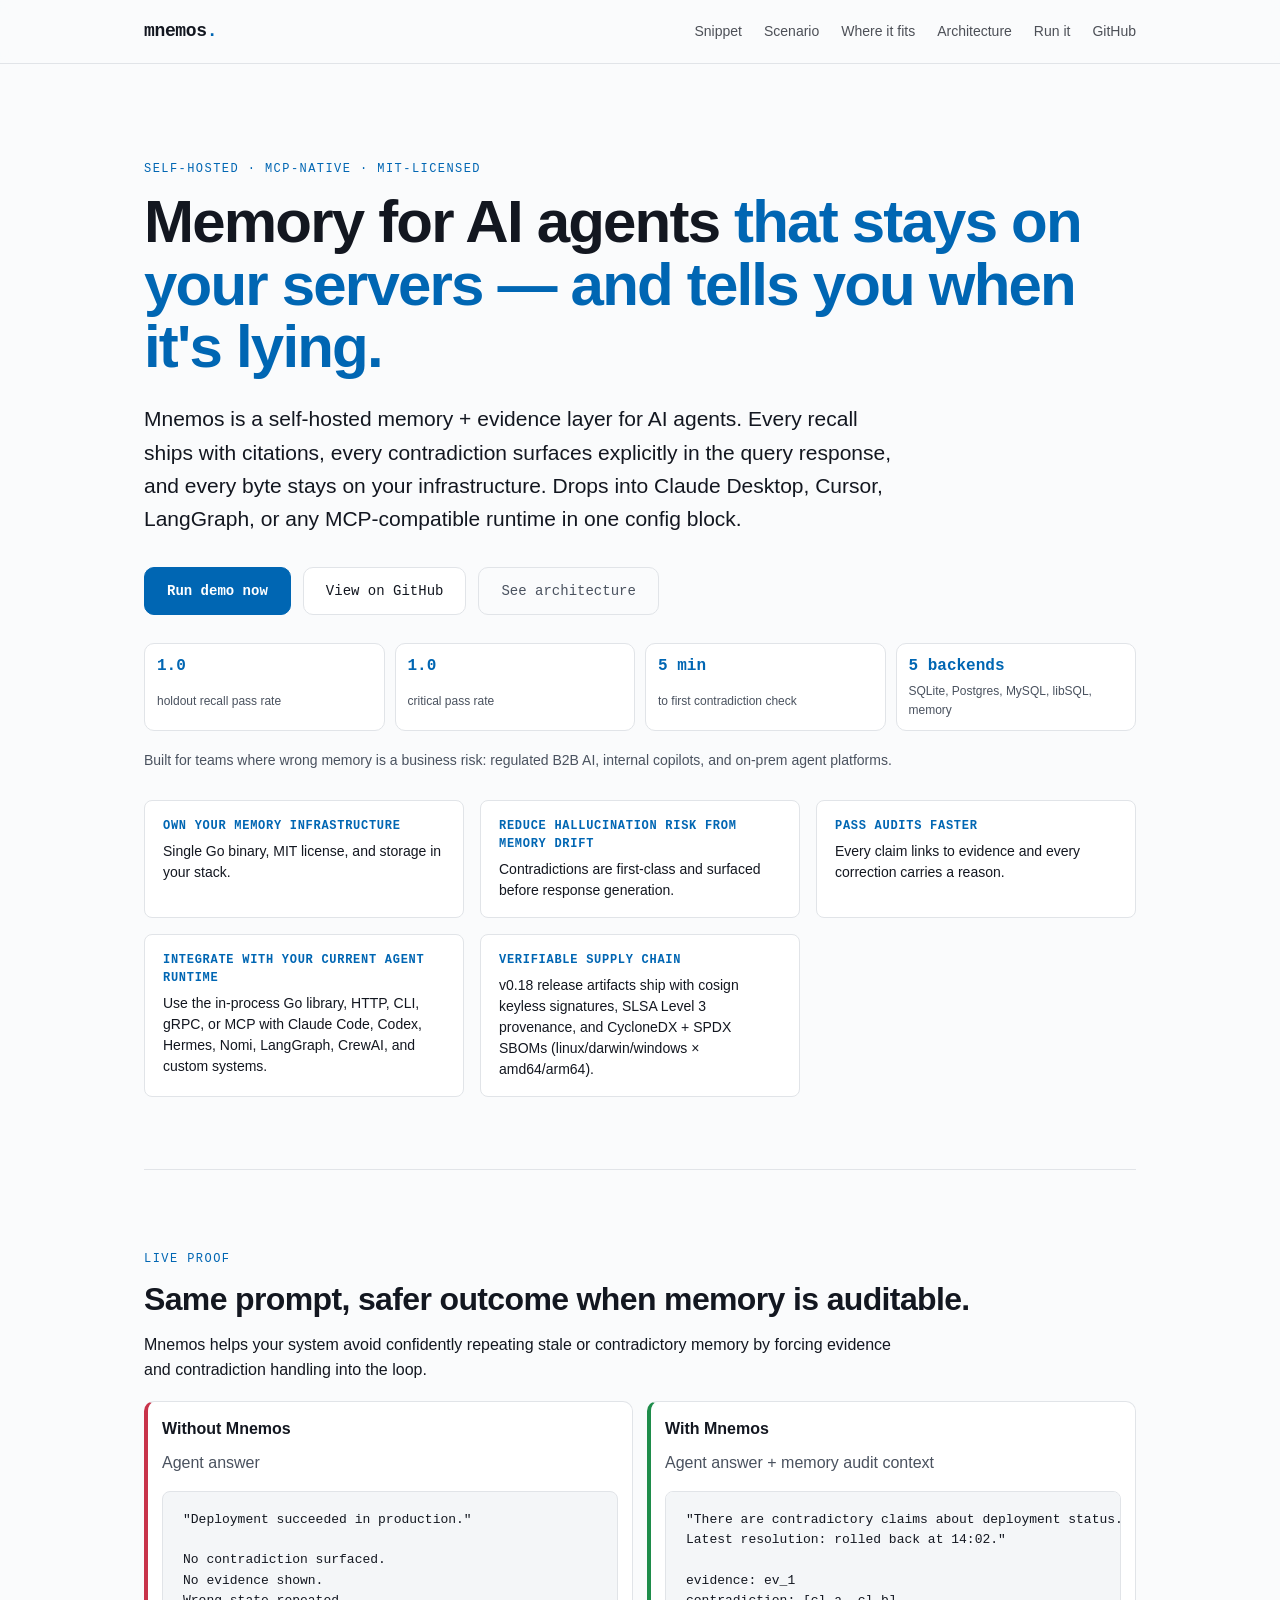
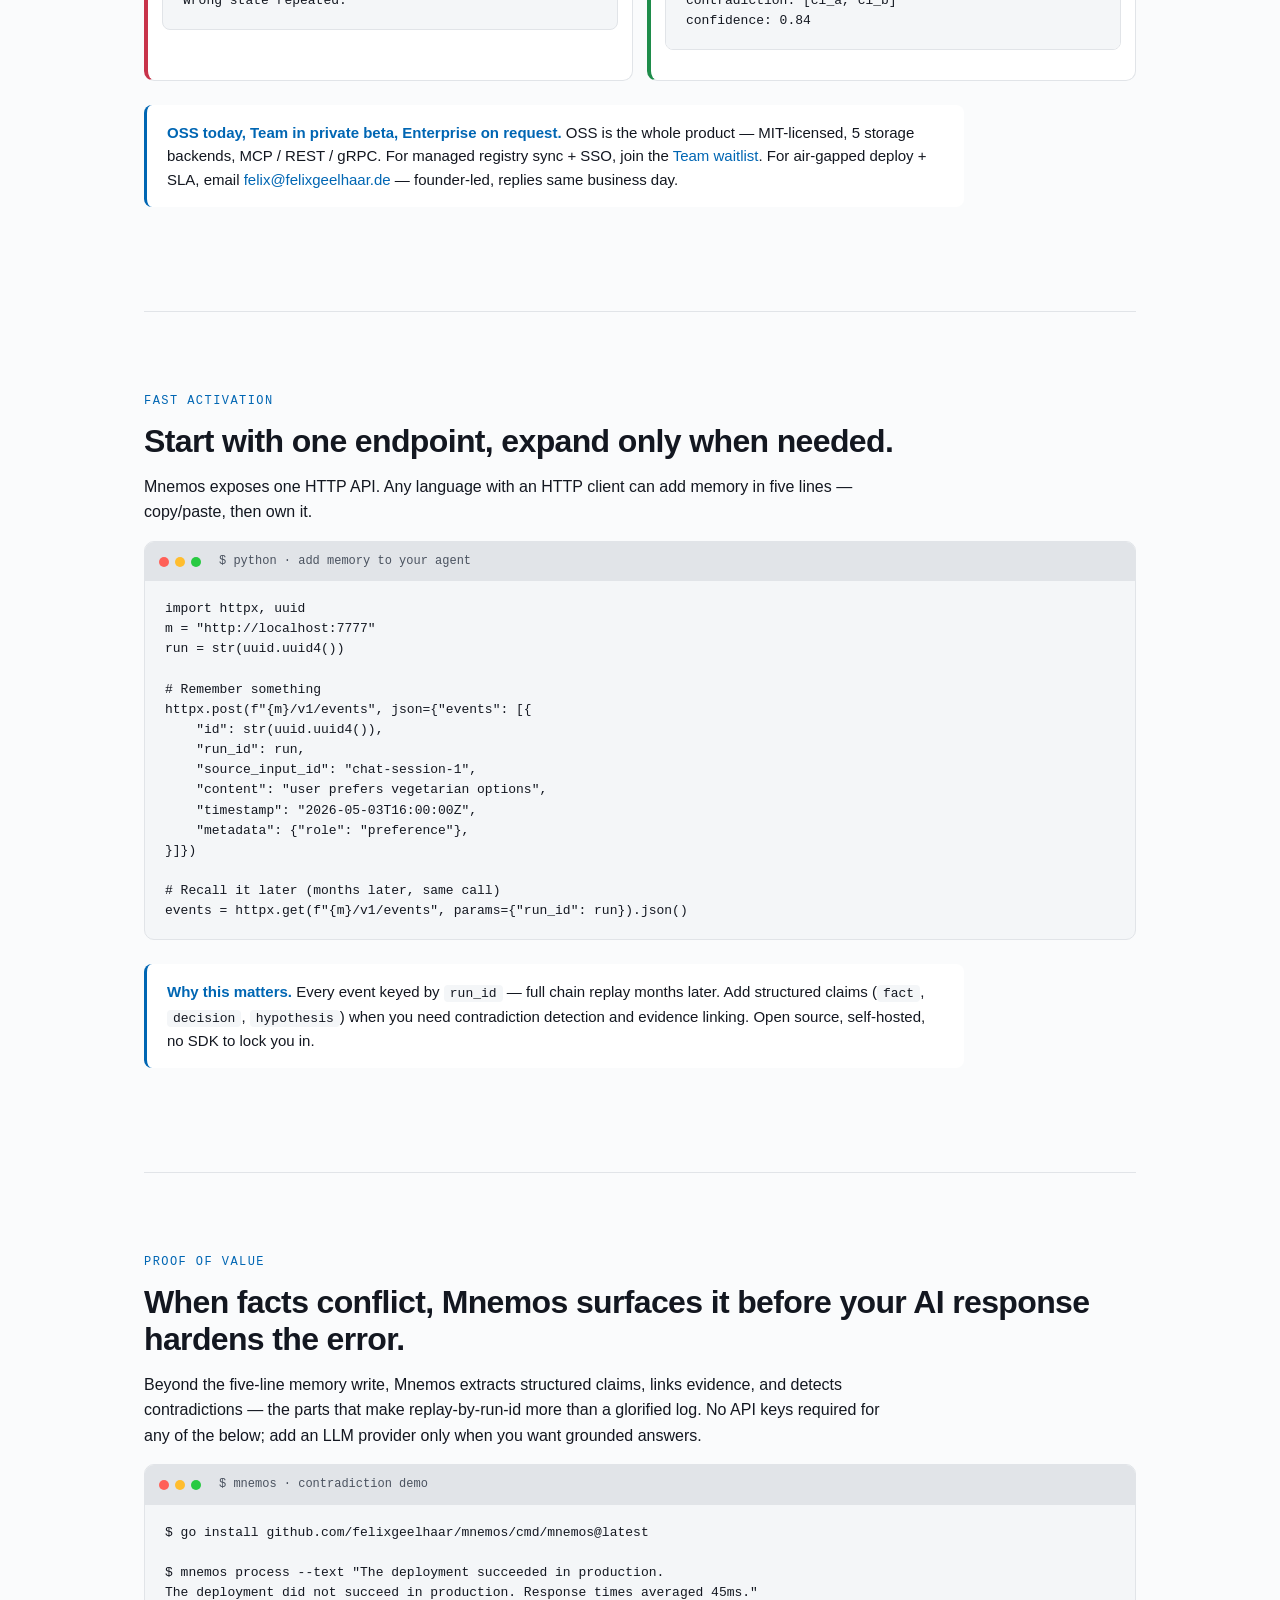
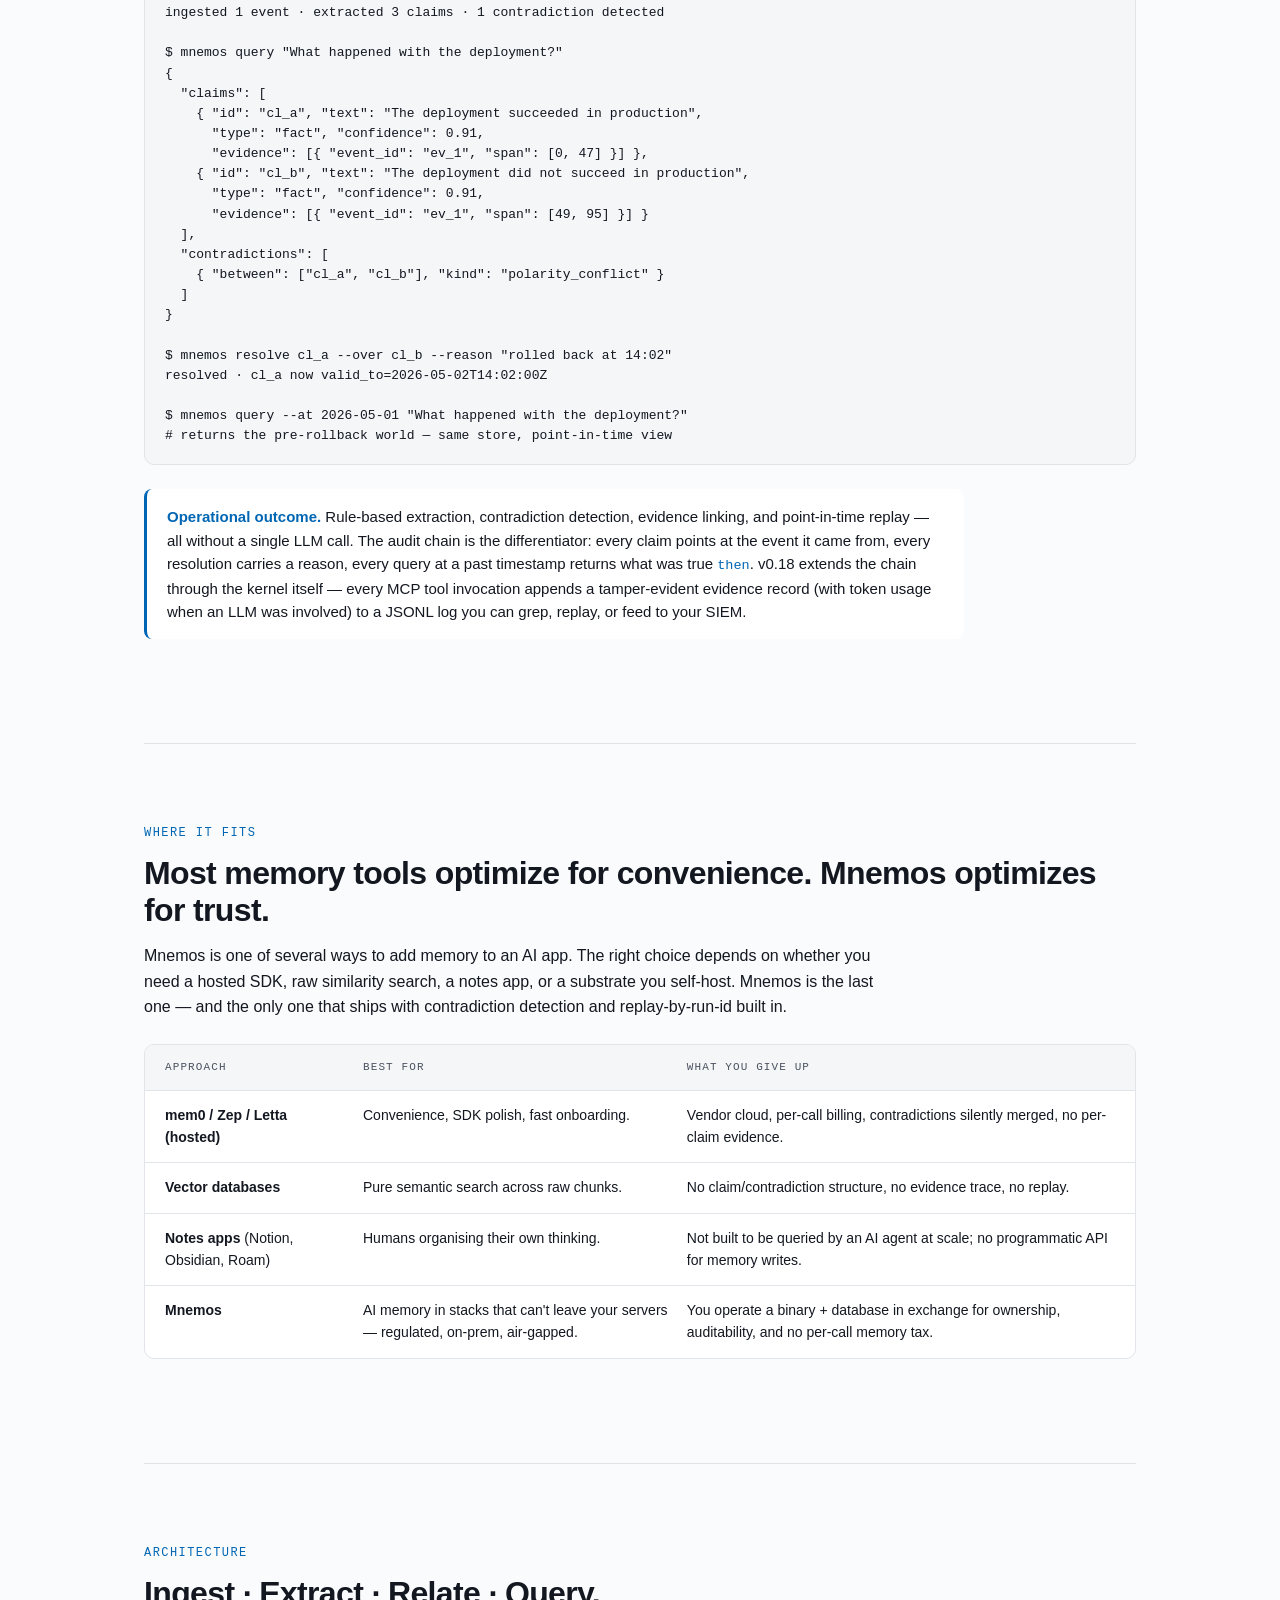
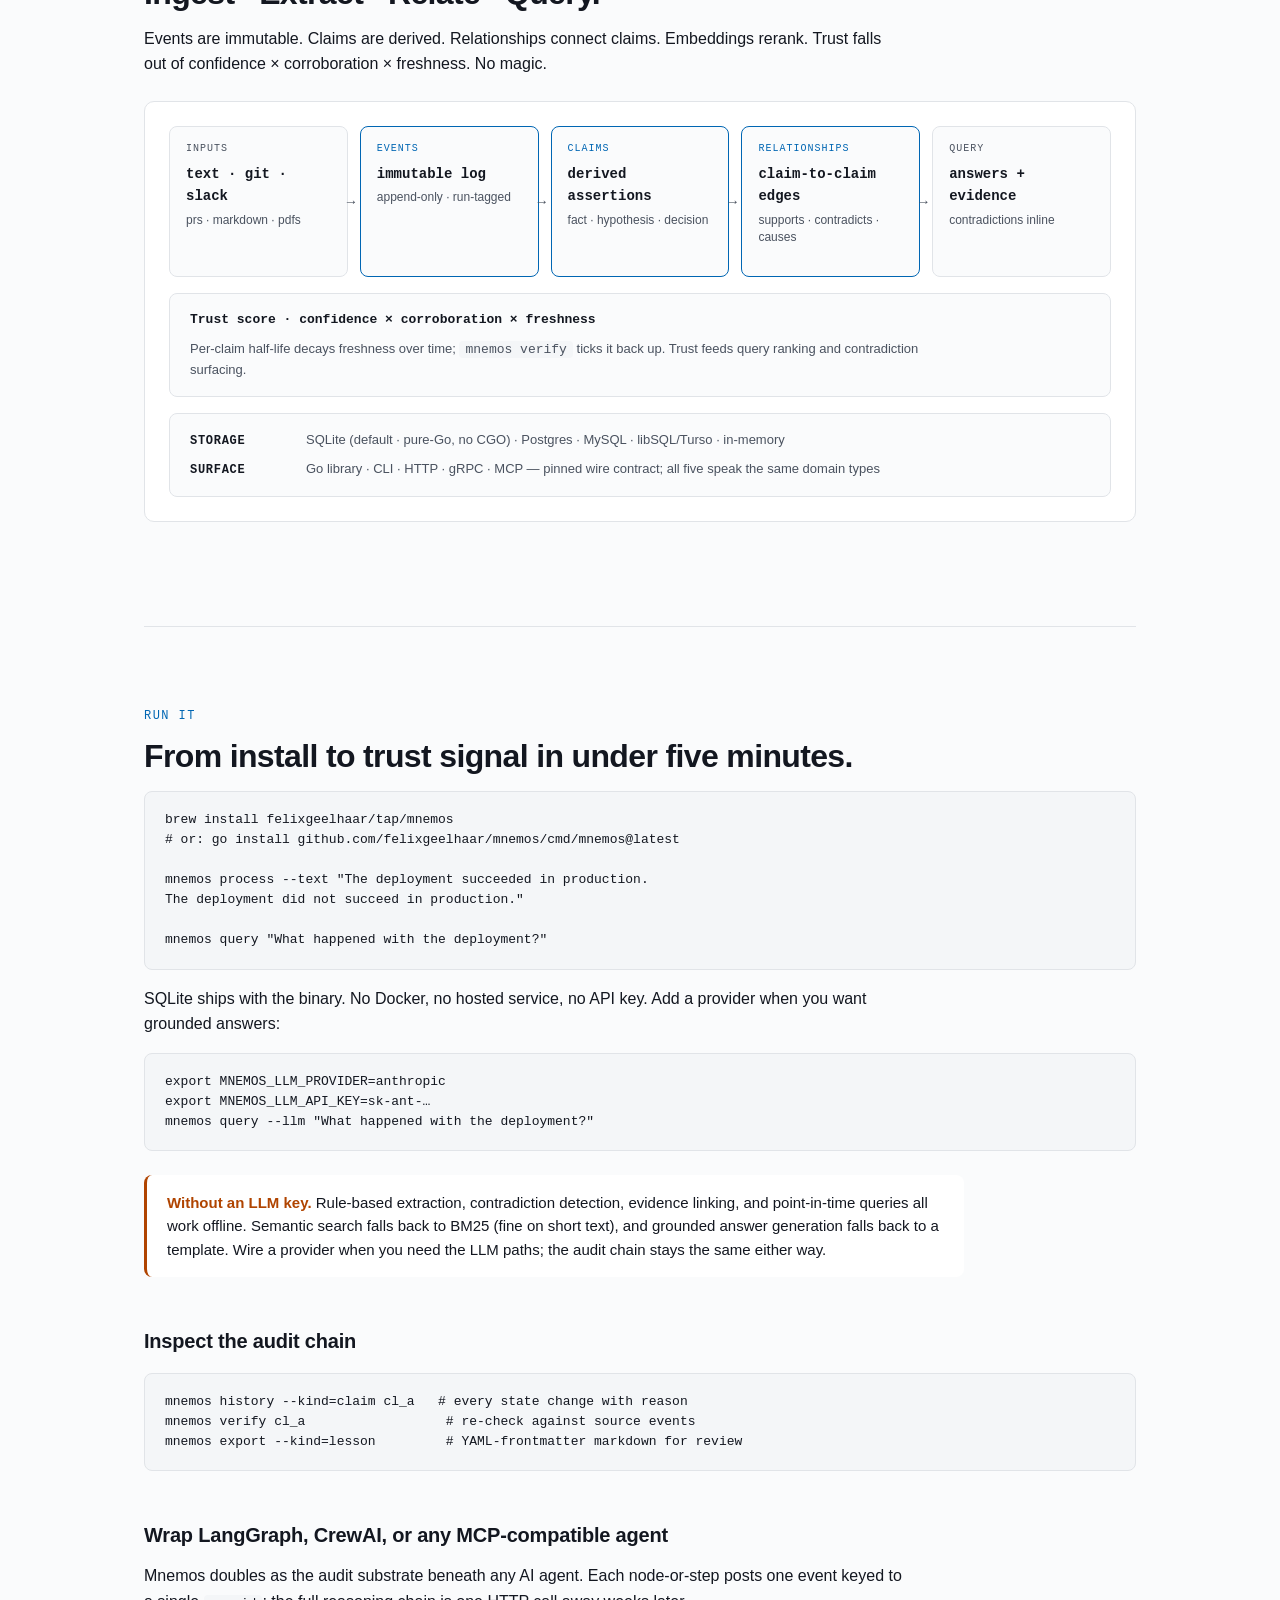
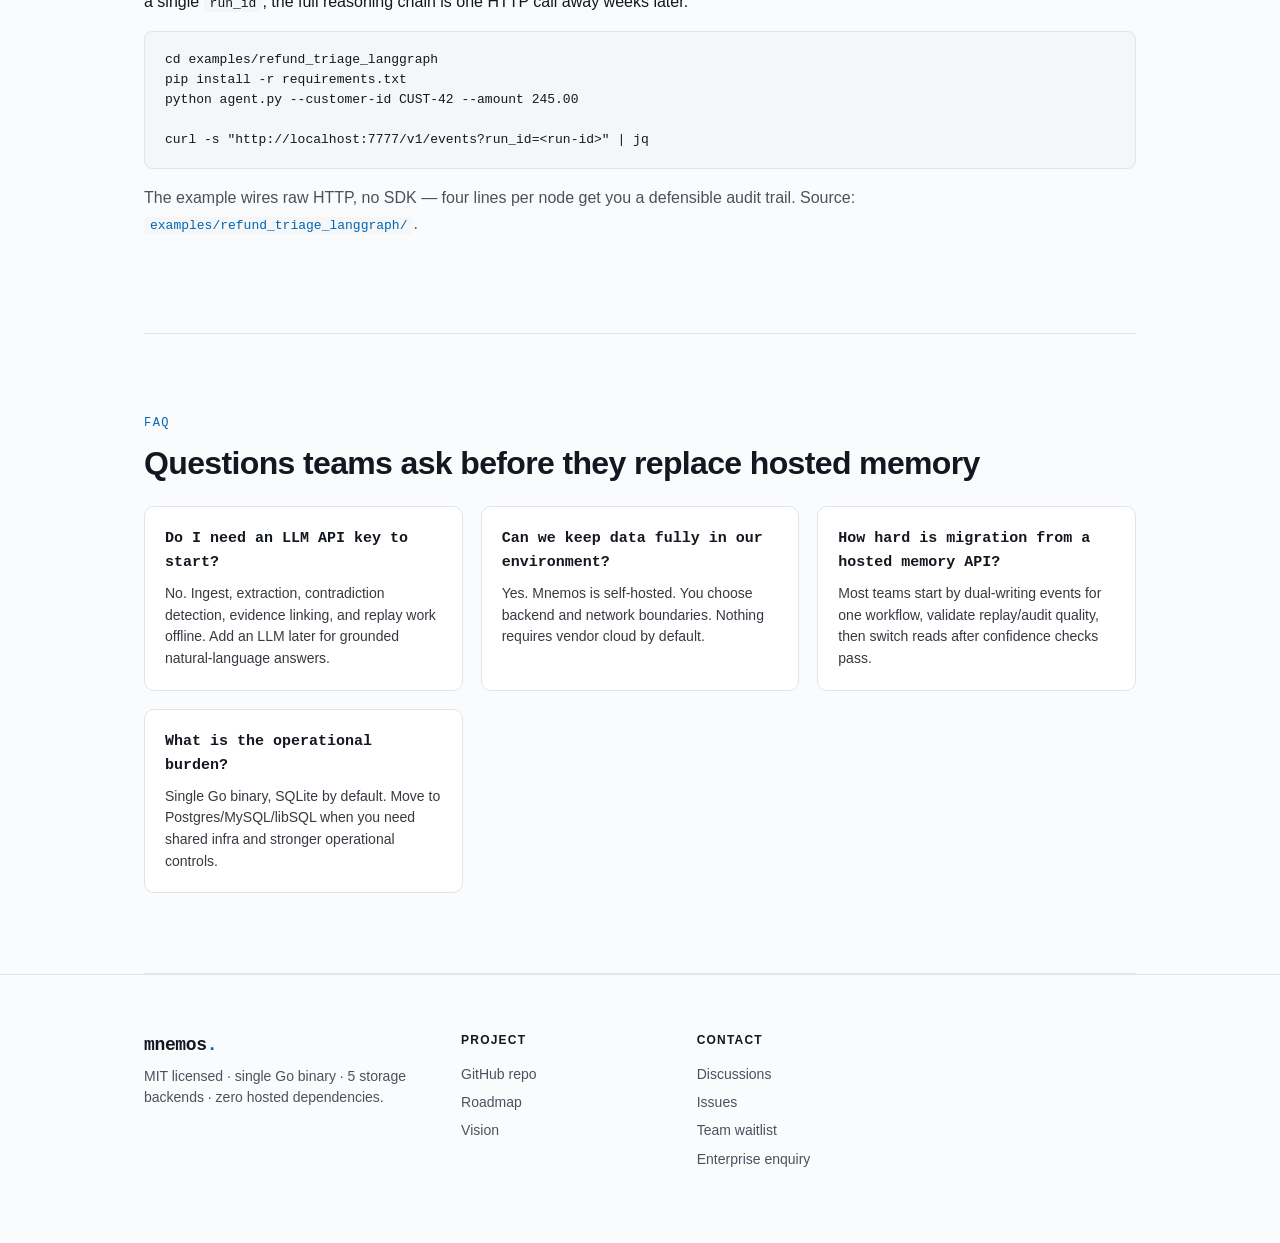
<file: docs/index.html>
<!DOCTYPE html>
<html lang="en">
<head>
  <meta charset="UTF-8">
  <meta name="viewport" content="width=device-width, initial-scale=1.0">
  <title>Mnemos — Self-hosted memory + evidence layer for AI agents (MCP-native)</title>
  <meta name="description" content="Self-hosted memory layer for AI agents. Returns every recall with citations, surfaces contradictions instead of silently overwriting them, drops into Claude Desktop, Cursor, or any MCP runtime in one config block.">
  <meta property="og:title" content="Mnemos — Memory for AI agents that stays on your servers">
  <meta property="og:description" content="Self-hosted memory + evidence layer for AI agents. Citations on every recall, contradictions returned in the query response, MCP-native integration with Claude Desktop / Cursor / LangGraph.">
  <link rel="stylesheet" href="styles.css">
</head>
<body>

<a class="skip-link" href="#main">Skip to content</a>

<header>
  <div class="wrap">
    <div class="logo" aria-label="Mnemos">mnemos<span aria-hidden="true">.</span></div>
    <nav aria-label="Primary">
      <a href="#snippet">Snippet</a>
      <a href="#scenario">Scenario</a>
      <a href="#vs">Where it fits</a>
      <a href="#architecture">Architecture</a>
      <a href="#run">Run it</a>
      <a href="https://github.com/felixgeelhaar/mnemos">GitHub</a>
    </nav>
  </div>
</header>

<main id="main" class="wrap">

<section class="hero">
  <p class="kicker">Self-hosted · MCP-native · MIT-licensed</p>
  <h1>Memory for AI agents <span class="accent">that stays on your servers — and tells you when it's lying.</span></h1>
  <p class="lede">
    Mnemos is a self-hosted memory + evidence layer for AI agents. Every recall ships with citations,
    every contradiction surfaces explicitly in the query response, and every byte stays on your
    infrastructure. Drops into Claude Desktop, Cursor, LangGraph, or any MCP-compatible runtime
    in one config block.
  </p>
  <div class="cta-row">
    <a class="cta primary" href="#run">Run demo now</a>
    <a class="cta" href="https://github.com/felixgeelhaar/mnemos" aria-label="View Mnemos on GitHub">View on GitHub</a>
    <a class="cta ghost" href="#architecture">See architecture</a>
  </div>

  <div class="metric-strip" aria-label="Product proof metrics">
    <div><strong>1.0</strong><span>holdout recall pass rate</span></div>
    <div><strong>1.0</strong><span>critical pass rate</span></div>
    <div><strong>5 min</strong><span>to first contradiction check</span></div>
    <div><strong>5 backends</strong><span>SQLite, Postgres, MySQL, libSQL, memory</span></div>
  </div>

  <p class="hero-proof">
    Built for teams where wrong memory is a business risk: regulated B2B AI, internal copilots, and on-prem agent platforms.
  </p>
  <div class="use-cases">
    <div><p><strong>Own your memory infrastructure</strong>Single Go binary, MIT license, and storage in your stack.</p></div>
    <div><p><strong>Reduce hallucination risk from memory drift</strong>Contradictions are first-class and surfaced before response generation.</p></div>
    <div><p><strong>Pass audits faster</strong>Every claim links to evidence and every correction carries a reason.</p></div>
    <div><p><strong>Integrate with your current agent runtime</strong>Use the in-process Go library, HTTP, CLI, gRPC, or MCP with Claude Code, Codex, Hermes, Nomi, LangGraph, CrewAI, and custom systems.</p></div>
    <div><p><strong>Verifiable supply chain</strong>v0.18 release artifacts ship with cosign keyless signatures, SLSA Level 3 provenance, and CycloneDX + SPDX SBOMs (linux/darwin/windows × amd64/arm64).</p></div>
  </div>
</section>

<section id="demo" aria-labelledby="demo-heading">
  <p class="kicker">Live proof</p>
  <h2 id="demo-heading">Same prompt, safer outcome when memory is auditable.</h2>
  <p>
    Mnemos helps your system avoid confidently repeating stale or contradictory memory by forcing evidence and contradiction handling into the loop.
  </p>

  <div class="demo-grid">
    <div class="demo-card bad">
      <h3>Without Mnemos</h3>
      <p class="dim">Agent answer</p>
      <pre><code>"Deployment succeeded in production."

No contradiction surfaced.
No evidence shown.
Wrong state repeated.</code></pre>
    </div>
    <div class="demo-card good">
      <h3>With Mnemos</h3>
      <p class="dim">Agent answer + memory audit context</p>
      <pre><code>"There are contradictory claims about deployment status.
Latest resolution: rolled back at 14:02."

evidence: ev_1
contradiction: [cl_a, cl_b]
confidence: 0.84</code></pre>
    </div>
  </div>

  <div class="callout">
    <strong>OSS today, Team in private beta, Enterprise on request.</strong>
    OSS is the whole product — MIT-licensed, 5 storage backends, MCP / REST / gRPC.
    For managed registry sync + SSO, join the
    <a href="mailto:felix@felixgeelhaar.de?subject=Mnemos%20Team%20waitlist">Team waitlist</a>.
    For air-gapped deploy + SLA, email
    <a href="mailto:felix@felixgeelhaar.de?subject=Mnemos%20Enterprise%20enquiry">felix@felixgeelhaar.de</a>
    — founder-led, replies same business day.
  </div>
</section>

<section id="snippet" aria-labelledby="snippet-heading">
  <p class="kicker">Fast activation</p>
  <h2 id="snippet-heading">Start with one endpoint, expand only when needed.</h2>
  <p>
    Mnemos exposes one HTTP API. Any language with an HTTP client can
    add memory in five lines — copy/paste, then own it.
  </p>

  <div class="terminal" role="figure" aria-label="Five-line memory snippet">
    <div class="bar" aria-hidden="true">
      <span class="dot r"></span><span class="dot y"></span><span class="dot g"></span>
      <span class="label">$ python · add memory to your agent</span>
    </div>
<pre><code>import httpx, uuid
m = "http://localhost:7777"
run = str(uuid.uuid4())

# Remember something
httpx.post(f"{m}/v1/events", json={"events": [{
    "id": str(uuid.uuid4()),
    "run_id": run,
    "source_input_id": "chat-session-1",
    "content": "user prefers vegetarian options",
    "timestamp": "2026-05-03T16:00:00Z",
    "metadata": {"role": "preference"},
}]})

# Recall it later (months later, same call)
events = httpx.get(f"{m}/v1/events", params={"run_id": run}).json()</code></pre>
  </div>

  <div class="callout">
    <strong>Why this matters.</strong>
    Every event keyed by <code>run_id</code> — full chain replay
    months later. Add structured claims (<code>fact</code>,
    <code>decision</code>, <code>hypothesis</code>) when you need
    contradiction detection and evidence linking. Open source,
    self-hosted, no SDK to lock you in.
  </div>
</section>

<section id="scenario" aria-labelledby="scenario-heading">
  <p class="kicker">Proof of value</p>
  <h2 id="scenario-heading">When facts conflict, Mnemos surfaces it before your AI response hardens the error.</h2>
  <p>
    Beyond the five-line memory write, Mnemos extracts structured
    claims, links evidence, and detects contradictions — the parts
    that make replay-by-run-id more than a glorified log. No API
    keys required for any of the below; add an LLM provider only
    when you want grounded answers.
  </p>

  <div class="terminal" role="figure" aria-label="Terminal walkthrough">
    <div class="bar" aria-hidden="true">
      <span class="dot r"></span><span class="dot y"></span><span class="dot g"></span>
      <span class="label">$ mnemos · contradiction demo</span>
    </div>
<pre><code>$ go install github.com/felixgeelhaar/mnemos/cmd/mnemos@latest

$ mnemos process --text "The deployment succeeded in production.
The deployment did not succeed in production. Response times averaged 45ms."
ingested 1 event · extracted 3 claims · 1 contradiction detected

$ mnemos query "What happened with the deployment?"
{
  "claims": [
    { "id": "cl_a", "text": "The deployment succeeded in production",
      "type": "fact", "confidence": 0.91,
      "evidence": [{ "event_id": "ev_1", "span": [0, 47] }] },
    { "id": "cl_b", "text": "The deployment did not succeed in production",
      "type": "fact", "confidence": 0.91,
      "evidence": [{ "event_id": "ev_1", "span": [49, 95] }] }
  ],
  "contradictions": [
    { "between": ["cl_a", "cl_b"], "kind": "polarity_conflict" }
  ]
}

$ mnemos resolve cl_a --over cl_b --reason "rolled back at 14:02"
resolved · cl_a now valid_to=2026-05-02T14:02:00Z

$ mnemos query --at 2026-05-01 "What happened with the deployment?"
# returns the pre-rollback world — same store, point-in-time view</code></pre>
  </div>

  <div class="callout">
    <strong>Operational outcome.</strong>
    Rule-based extraction, contradiction detection, evidence linking,
    and point-in-time replay — all without a single LLM call. The
    audit chain is the differentiator: every claim points at the event
    it came from, every resolution carries a reason, every query at a
    past timestamp returns what was true <em>then</em>. v0.18 extends
    the chain through the kernel itself — every MCP tool invocation
    appends a tamper-evident evidence record (with token usage when an
    LLM was involved) to a JSONL log you can grep, replay, or feed to
    your SIEM.
  </div>
</section>

<section id="vs" aria-labelledby="vs-heading">
  <p class="kicker">Where it fits</p>
  <h2 id="vs-heading">Most memory tools optimize for convenience. Mnemos optimizes for trust.</h2>
  <p>
    Mnemos is one of several ways to add memory to an AI app. The
    right choice depends on whether you need a hosted SDK, raw
    similarity search, a notes app, or a substrate you self-host.
    Mnemos is the last one — and the only one that ships with
    contradiction detection and replay-by-run-id built in.
  </p>
  <div class="vs-table" role="table" aria-label="Comparison across approaches">
    <div class="vs-row vs-head" role="row">
      <span role="columnheader">Approach</span>
      <span role="columnheader">Best for</span>
      <span role="columnheader">What you give up</span>
    </div>
    <div class="vs-row" role="row">
      <span role="cell"><strong>mem0 / Zep / Letta (hosted)</strong></span>
      <span role="cell">Convenience, SDK polish, fast onboarding.</span>
      <span role="cell">Vendor cloud, per-call billing, contradictions silently merged, no per-claim evidence.</span>
    </div>
    <div class="vs-row" role="row">
      <span role="cell"><strong>Vector databases</strong></span>
      <span role="cell">Pure semantic search across raw chunks.</span>
      <span role="cell">No claim/contradiction structure, no evidence trace, no replay.</span>
    </div>
    <div class="vs-row" role="row">
      <span role="cell"><strong>Notes apps</strong> (Notion, Obsidian, Roam)</span>
      <span role="cell">Humans organising their own thinking.</span>
      <span role="cell">Not built to be queried by an AI agent at scale; no programmatic API for memory writes.</span>
    </div>
    <div class="vs-row" role="row">
      <span role="cell"><strong>Mnemos</strong></span>
      <span role="cell">AI memory in stacks that can't leave your servers — regulated, on-prem, air-gapped.</span>
      <span role="cell">You operate a binary + database in exchange for ownership, auditability, and no per-call memory tax.</span>
    </div>
  </div>

</section>

<section id="architecture" aria-labelledby="arch-heading">
  <p class="kicker">Architecture</p>
  <h2 id="arch-heading">Ingest · Extract · Relate · Query.</h2>
  <p>
    Events are immutable. Claims are derived. Relationships connect
    claims. Embeddings rerank. Trust falls out of confidence ×
    corroboration × freshness. No magic.
  </p>

  <div class="diagram" role="img" aria-label="Mnemos data flow: inputs become immutable events; the extractor derives claims with evidence; the relationship engine connects them; queries return claims plus contradictions and trust scores.">
    <div class="pipe" style="--cols: 5">
      <div class="pipe-cell">
        <span class="pipe-kicker">inputs</span>
        <p class="pipe-title">text · git · slack</p>
        <p class="pipe-sub">prs · markdown · pdfs</p>
      </div>
      <div class="pipe-cell accent">
        <span class="pipe-kicker">events</span>
        <p class="pipe-title">immutable log</p>
        <p class="pipe-sub">append-only · run-tagged</p>
      </div>
      <div class="pipe-cell accent">
        <span class="pipe-kicker">claims</span>
        <p class="pipe-title">derived assertions</p>
        <p class="pipe-sub">fact · hypothesis · decision</p>
      </div>
      <div class="pipe-cell accent">
        <span class="pipe-kicker">relationships</span>
        <p class="pipe-title">claim-to-claim edges</p>
        <p class="pipe-sub">supports · contradicts · causes</p>
      </div>
      <div class="pipe-cell">
        <span class="pipe-kicker">query</span>
        <p class="pipe-title">answers + evidence</p>
        <p class="pipe-sub">contradictions inline</p>
      </div>
    </div>

    <div class="pipe-band">
      <h4>Trust score · confidence × corroboration × freshness</h4>
      <p>Per-claim half-life decays freshness over time; <code>mnemos verify</code> ticks it back up. Trust feeds query ranking and contradiction surfacing.</p>
    </div>

    <div class="pipe-band">
      <div class="row">
        <strong>Storage</strong><span>SQLite (default · pure-Go, no CGO) · Postgres · MySQL · libSQL/Turso · in-memory</span>
        <strong>Surface</strong><span>Go library · CLI · HTTP · gRPC · MCP — pinned wire contract; all five speak the same domain types</span>
      </div>
    </div>
  </div>
</section>

<section id="run" aria-labelledby="run-heading">
  <p class="kicker">Run it</p>
  <h2 id="run-heading">From install to trust signal in under five minutes.</h2>
  <pre><code>brew install felixgeelhaar/tap/mnemos
# or: go install github.com/felixgeelhaar/mnemos/cmd/mnemos@latest

mnemos process --text "The deployment succeeded in production.
The deployment did not succeed in production."

mnemos query "What happened with the deployment?"</code></pre>

  <p>SQLite ships with the binary. No Docker, no hosted service, no API key. Add a provider when you want grounded answers:</p>
  <pre><code>export MNEMOS_LLM_PROVIDER=anthropic
export MNEMOS_LLM_API_KEY=sk-ant-…
mnemos query --llm "What happened with the deployment?"</code></pre>

  <div class="callout callout-honest">
    <strong>Without an LLM key.</strong>
    Rule-based extraction, contradiction detection, evidence linking,
    and point-in-time queries all work offline. Semantic search falls
    back to BM25 (fine on short text), and grounded answer generation
    falls back to a template. Wire a provider when you need the LLM
    paths; the audit chain stays the same either way.
  </div>

  <h3 class="subhead">Inspect the audit chain</h3>
  <pre><code>mnemos history --kind=claim cl_a   # every state change with reason
mnemos verify cl_a                  # re-check against source events
mnemos export --kind=lesson         # YAML-frontmatter markdown for review</code></pre>

  <h3 class="subhead">Wrap LangGraph, CrewAI, or any MCP-compatible agent</h3>
  <p>
    Mnemos doubles as the audit substrate beneath any AI agent. Each
    node-or-step posts one event keyed to a single <code>run_id</code>;
    the full reasoning chain is one HTTP call away weeks later.
  </p>
  <pre><code>cd examples/refund_triage_langgraph
pip install -r requirements.txt
python agent.py --customer-id CUST-42 --amount 245.00

curl -s "http://localhost:7777/v1/events?run_id=&lt;run-id&gt;" | jq</code></pre>
  <p class="dim">
    The example wires raw HTTP, no SDK — four lines per node get you a
    defensible audit trail. Source:
    <a href="https://github.com/felixgeelhaar/mnemos/tree/main/examples/refund_triage_langgraph"><code>examples/refund_triage_langgraph/</code></a>.
  </p>
</section>

<section id="faq" aria-labelledby="faq-heading">
  <p class="kicker">FAQ</p>
  <h2 id="faq-heading">Questions teams ask before they replace hosted memory</h2>
  <div class="cols">
    <div class="card">
      <h3>Do I need an LLM API key to start?</h3>
      <p>No. Ingest, extraction, contradiction detection, evidence linking, and replay work offline. Add an LLM later for grounded natural-language answers.</p>
    </div>
    <div class="card">
      <h3>Can we keep data fully in our environment?</h3>
      <p>Yes. Mnemos is self-hosted. You choose backend and network boundaries. Nothing requires vendor cloud by default.</p>
    </div>
    <div class="card">
      <h3>How hard is migration from a hosted memory API?</h3>
      <p>Most teams start by dual-writing events for one workflow, validate replay/audit quality, then switch reads after confidence checks pass.</p>
    </div>
    <div class="card">
      <h3>What is the operational burden?</h3>
      <p>Single Go binary, SQLite by default. Move to Postgres/MySQL/libSQL when you need shared infra and stronger operational controls.</p>
    </div>
  </div>
</section>

</main>

<footer>
  <div class="wrap footer-grid">
    <div>
      <div class="logo">mnemos<span aria-hidden="true">.</span></div>
      <p class="dim">MIT licensed · single Go binary · 5 storage backends · zero hosted dependencies.</p>
    </div>
    <div>
      <h4>Project</h4>
      <ul>
        <li><a href="https://github.com/felixgeelhaar/mnemos">GitHub repo</a></li>
        <li><a href="https://github.com/felixgeelhaar/mnemos/blob/main/Roadmap.md">Roadmap</a></li>
        <li><a href="https://github.com/felixgeelhaar/mnemos/blob/main/Vision.md">Vision</a></li>
      </ul>
    </div>
    <div>
      <h4>Contact</h4>
      <ul>
        <li><a href="https://github.com/felixgeelhaar/mnemos/discussions">Discussions</a></li>
        <li><a href="https://github.com/felixgeelhaar/mnemos/issues">Issues</a></li>
        <li><a href="mailto:felix@felixgeelhaar.de?subject=Mnemos%20Team%20waitlist">Team waitlist</a></li>
        <li><a href="mailto:felix@felixgeelhaar.de?subject=Mnemos%20Enterprise%20enquiry">Enterprise enquiry</a></li>
      </ul>
    </div>
  </div>
</footer>

</body>
</html>
</file>
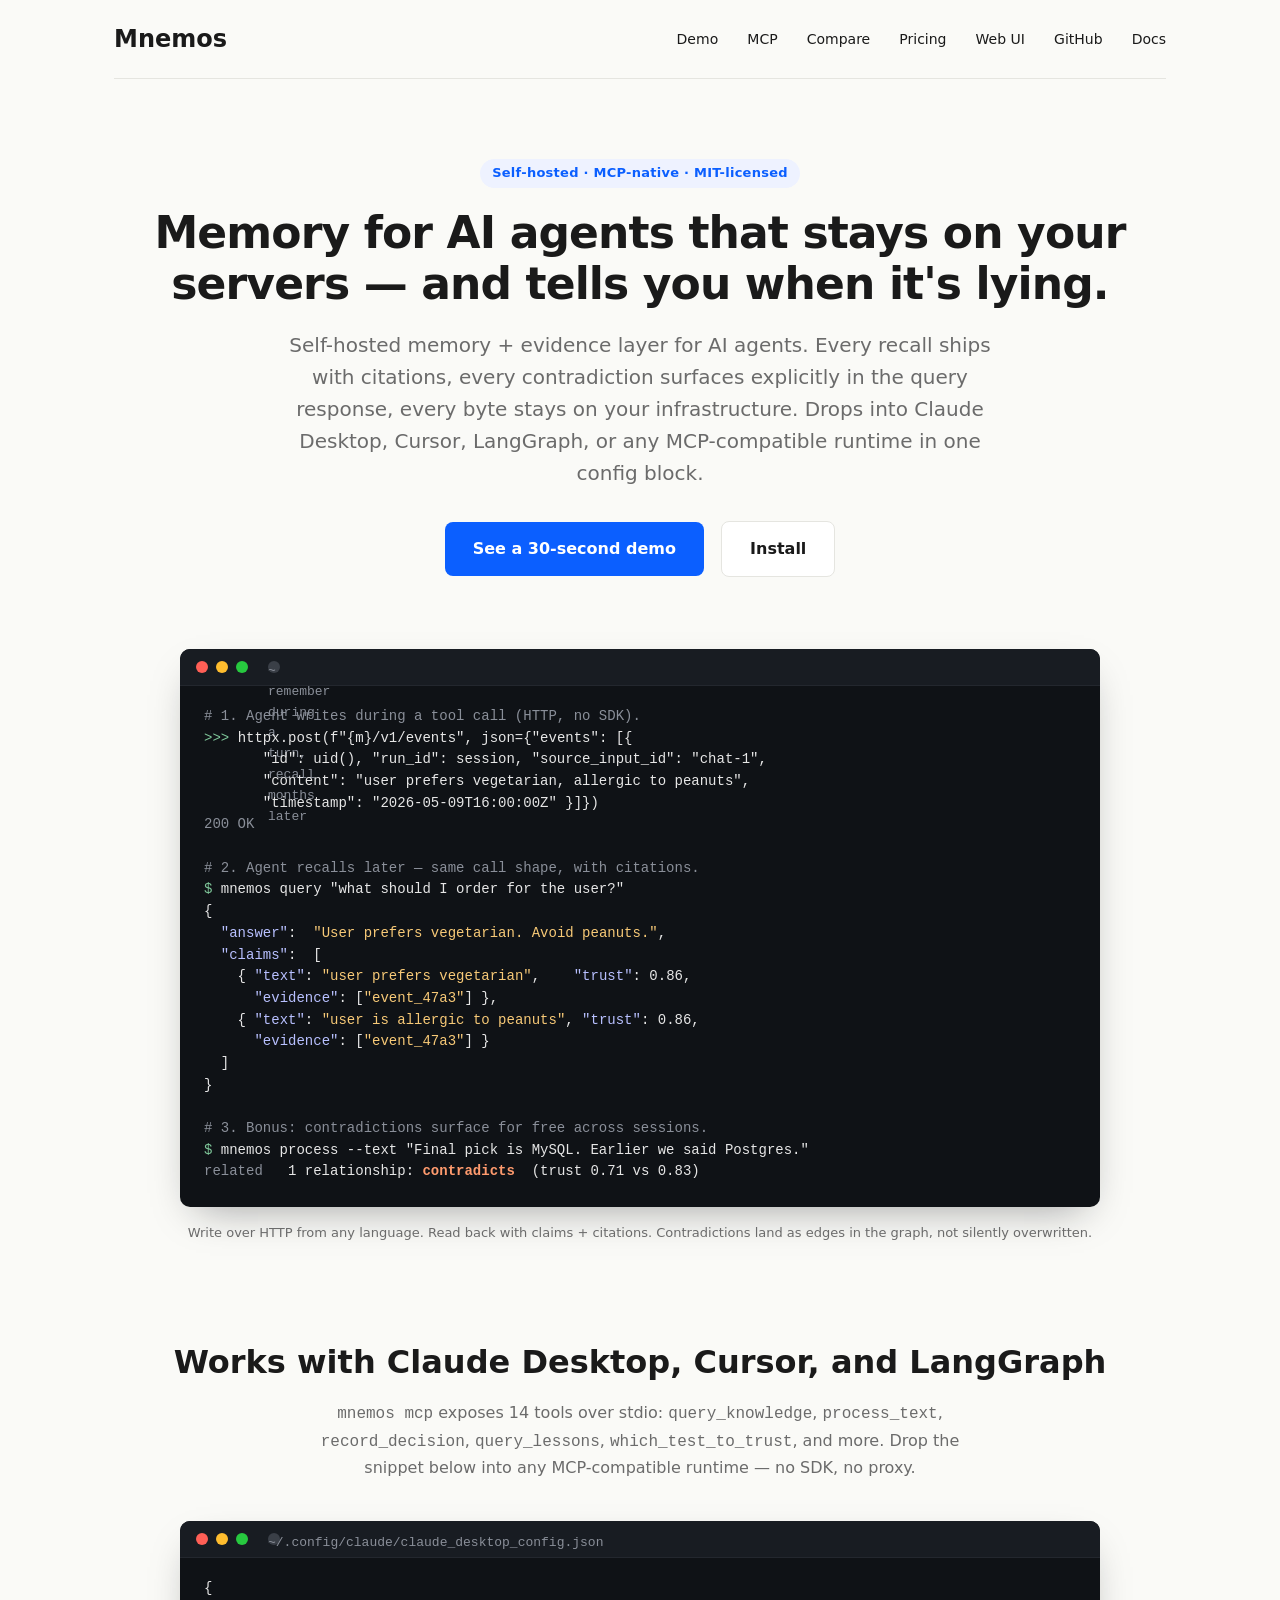
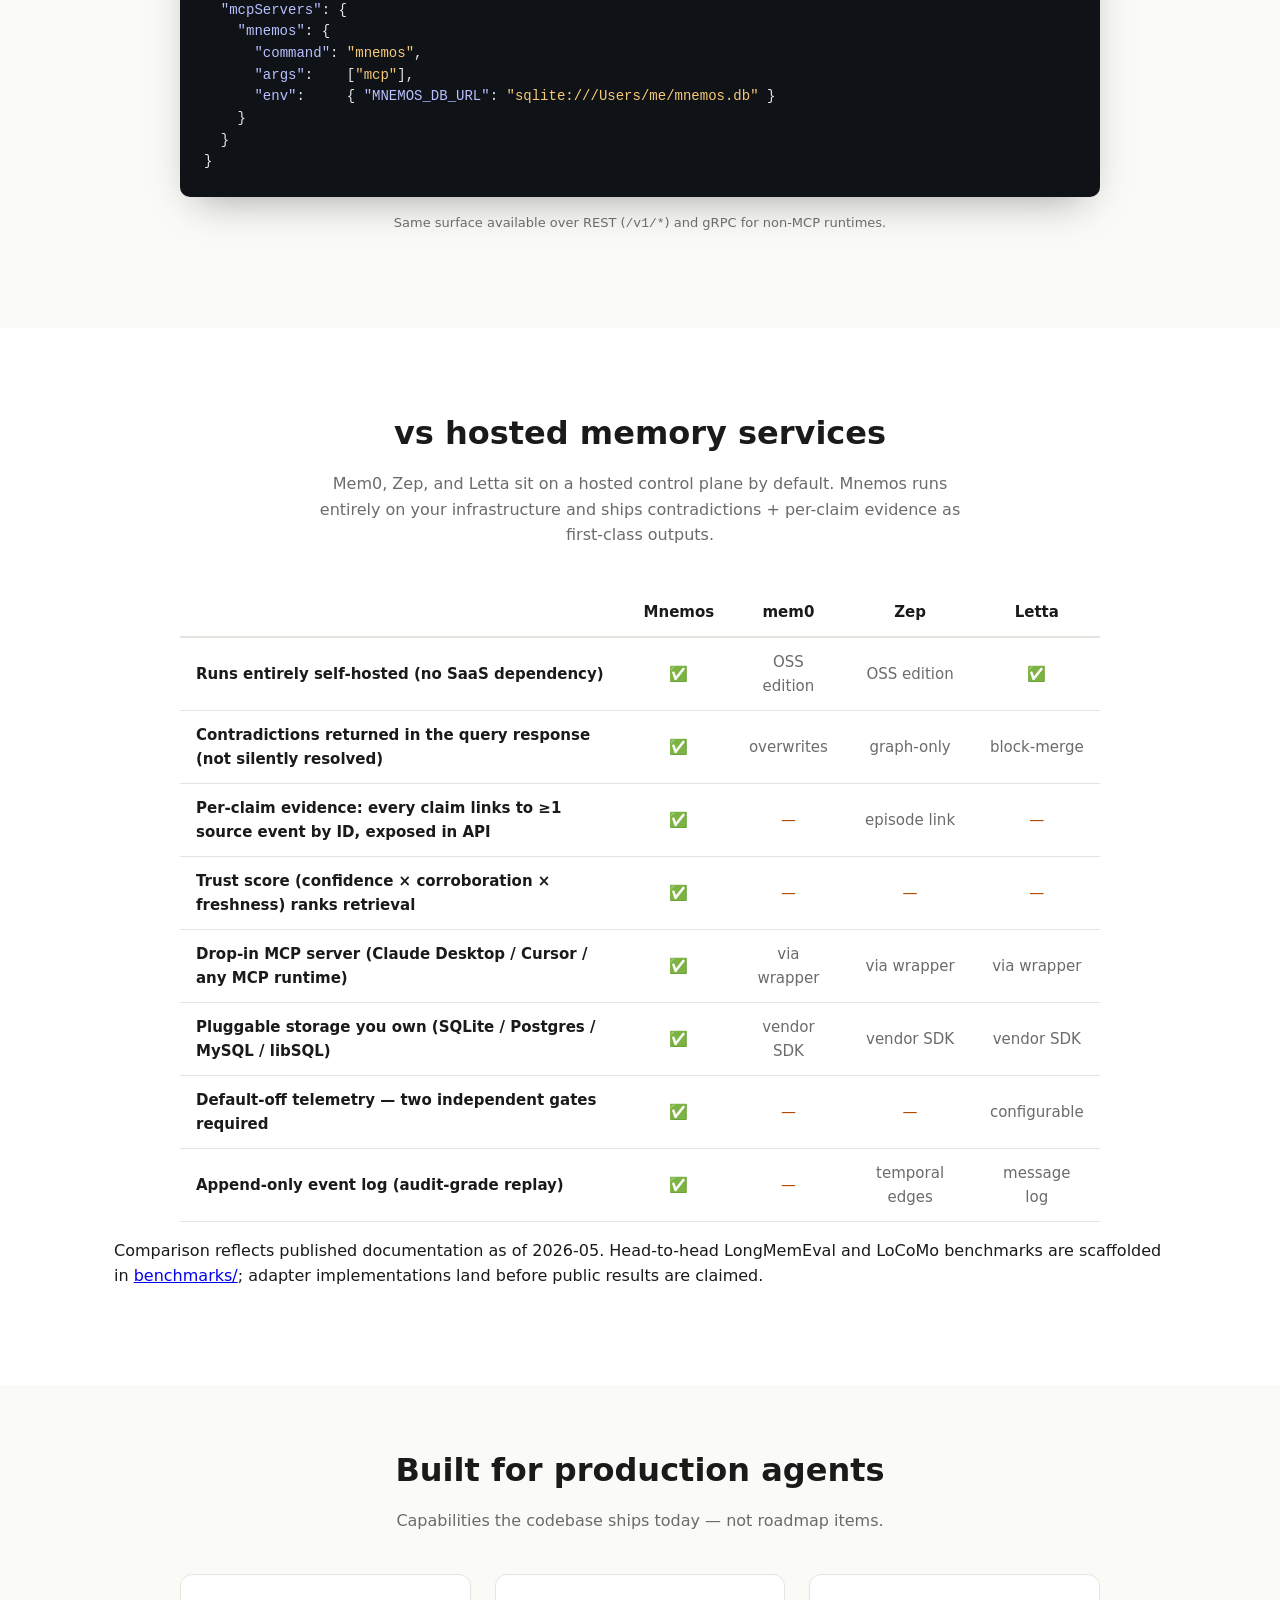
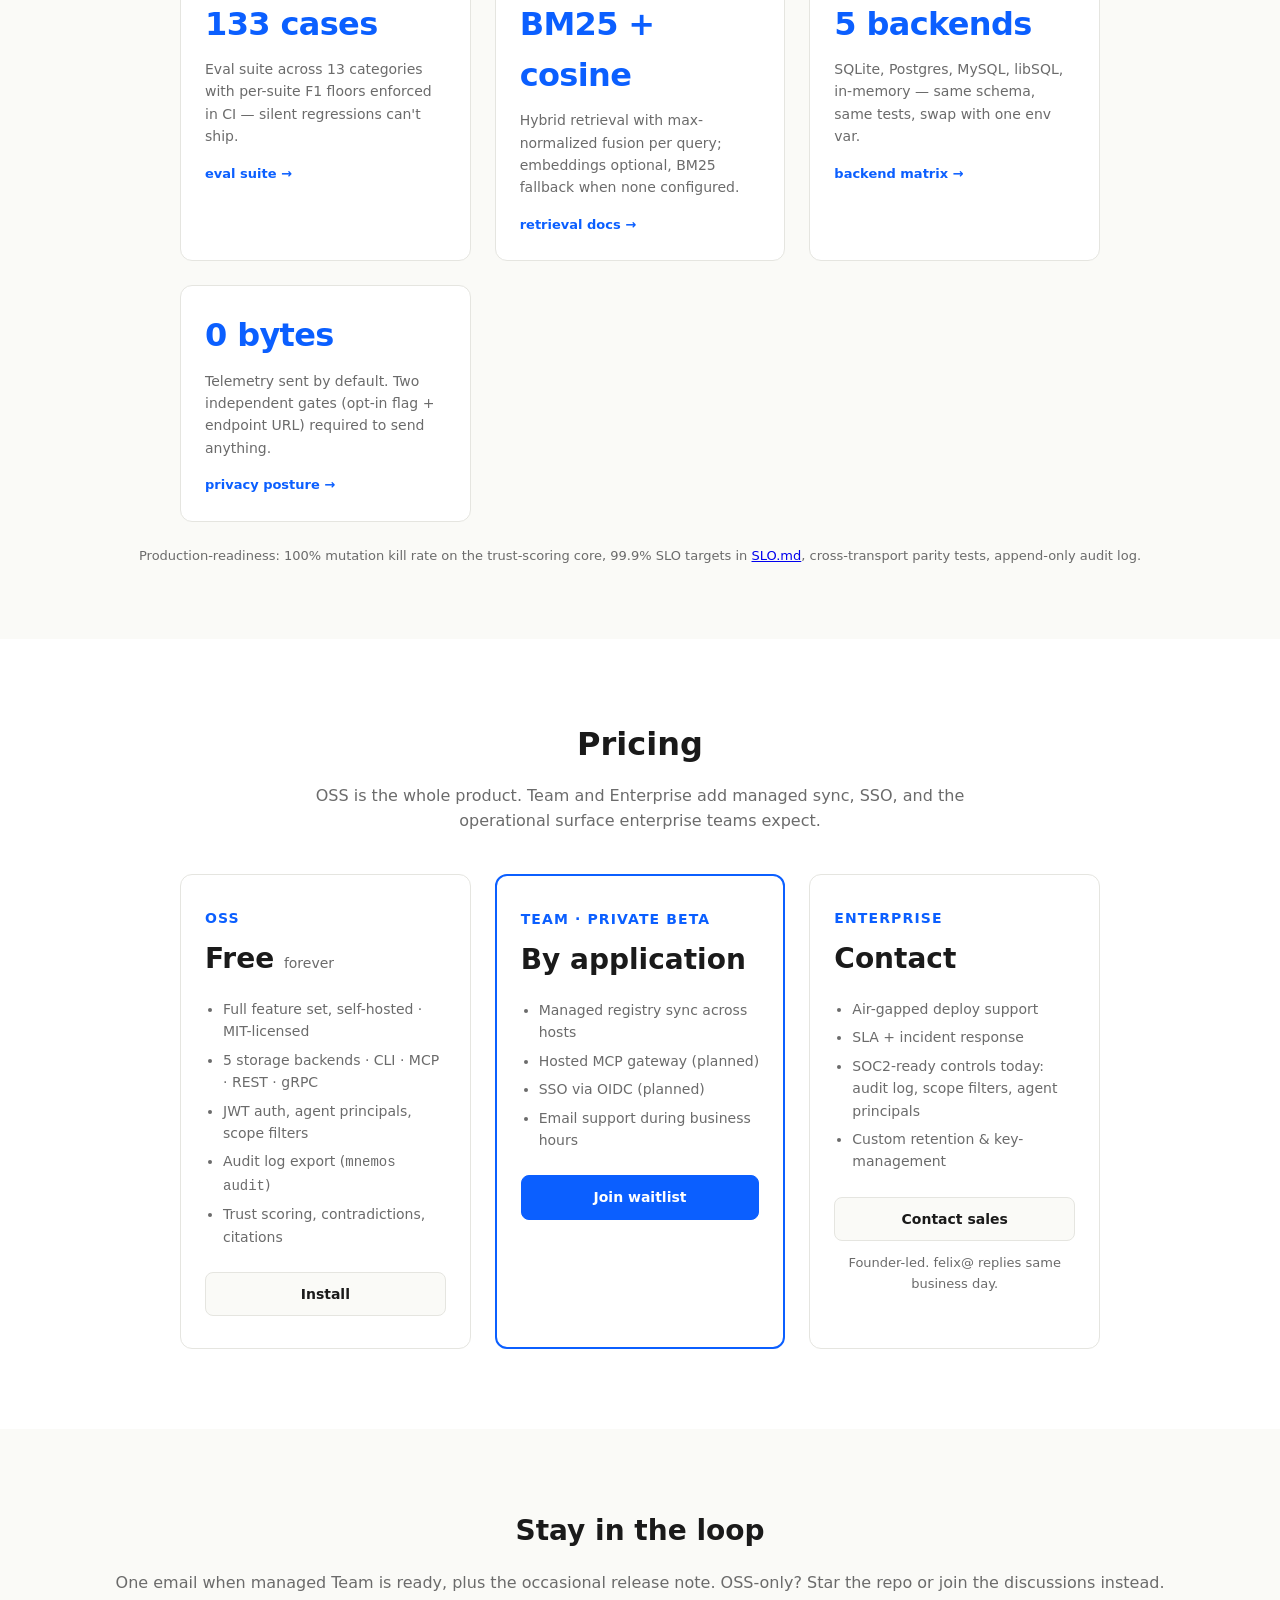
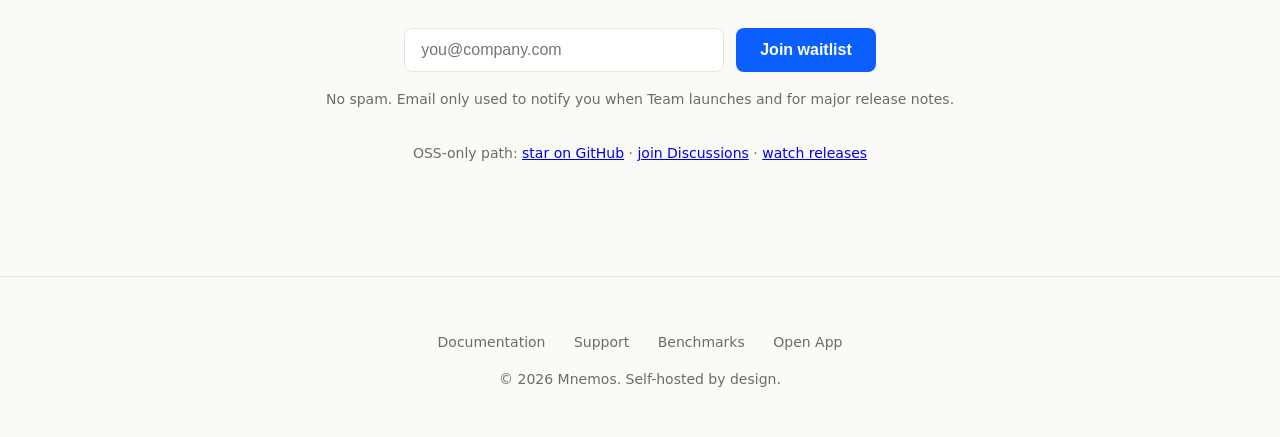
<file: cmd/mnemos/web/landing.html>
<!doctype html>
<html lang="en">
<head>
  <meta charset="utf-8">
  <meta name="viewport" content="width=device-width, initial-scale=1">
  <title>Mnemos — Evidence layer for AI agents you actually own</title>
  <meta name="description" content="Self-hosted memory + evidence layer for AI agents. Extracts claims, detects contradictions, answers queries with citations. SQLite/Postgres/MySQL/libSQL — your agents' memory never leaves your infrastructure.">
  <style>
    :root {
      --fg: #1a1a1a;
      --bg: #fafaf7;
      --muted: #6b6b6b;
      --border: #e5e5e0;
      --accent: #0b5fff;
      --warn: #b04a00;
      --code-bg: #0f1216;
      --code-fg: #e6e6e6;
      --code-muted: #8a8f99;
      --code-accent: #7ec699;
    }
    * { box-sizing: border-box; }
    body {
      margin: 0;
      font: 16px/1.6 ui-sans-serif, -apple-system, BlinkMacSystemFont, "Segoe UI", system-ui, sans-serif;
      color: var(--fg);
      background: var(--bg);
    }
    .container { max-width: 1100px; margin: 0 auto; padding: 0 24px; }

    header {
      display: flex; justify-content: space-between; align-items: center;
      padding: 20px 0;
      border-bottom: 1px solid var(--border);
    }
    header h1 { margin: 0; font-size: 24px; font-weight: 700; }
    nav a { color: var(--fg); text-decoration: none; margin-left: 24px; font-size: 14px; }
    nav a:hover { color: var(--accent); }

    .hero { padding: 80px 0 40px; text-align: center; }
    .hero h2 {
      font-size: 44px;
      font-weight: 800;
      line-height: 1.15;
      margin: 0 0 20px;
      letter-spacing: -0.02em;
    }
    .hero p.tagline {
      font-size: 20px;
      color: var(--muted);
      max-width: 720px;
      margin: 0 auto 32px;
    }
    .hero .pill {
      display: inline-block;
      background: #eef2ff;
      color: var(--accent);
      font-size: 13px;
      font-weight: 600;
      padding: 4px 12px;
      border-radius: 999px;
      margin-bottom: 20px;
      letter-spacing: 0.02em;
    }
    .cta-primary, .cta-secondary {
      display: inline-block;
      padding: 14px 28px;
      text-decoration: none;
      border-radius: 8px;
      font-weight: 600;
      font-size: 16px;
      margin: 0 6px 12px 6px;
      transition: opacity 0.2s, border-color 0.2s;
    }
    .cta-primary { background: var(--accent); color: white; }
    .cta-primary:hover { opacity: 0.9; }
    .cta-secondary { background: white; color: var(--fg); border: 1px solid var(--border); }
    .cta-secondary:hover { border-color: var(--accent); }

    /* Terminal demo */
    .demo { padding: 20px 0 80px; }
    .terminal {
      background: var(--code-bg);
      color: var(--code-fg);
      border-radius: 10px;
      padding: 0;
      overflow: hidden;
      box-shadow: 0 16px 40px -16px rgba(15, 18, 22, 0.4);
      max-width: 920px;
      margin: 0 auto;
    }
    .terminal-bar {
      display: flex;
      align-items: center;
      padding: 12px 16px;
      background: #181c22;
      border-bottom: 1px solid #23272e;
    }
    .terminal-bar span {
      width: 12px; height: 12px; border-radius: 50%;
      background: #3a3f47; margin-right: 8px;
    }
    .terminal-bar span:nth-child(1) { background: #ff5f56; }
    .terminal-bar span:nth-child(2) { background: #ffbd2e; }
    .terminal-bar span:nth-child(3) { background: #27c93f; }
    .terminal-bar .label { margin-left: 12px; color: var(--code-muted); font-family: ui-monospace, "SF Mono", Menlo, monospace; font-size: 13px; }
    .terminal pre {
      margin: 0;
      padding: 20px 24px 24px;
      font-family: ui-monospace, "SF Mono", Menlo, "Cascadia Code", monospace;
      font-size: 14px;
      line-height: 1.55;
      white-space: pre;
      overflow-x: auto;
    }
    .terminal .prompt { color: var(--code-accent); }
    .terminal .cmd { color: var(--code-fg); }
    .terminal .out { color: var(--code-muted); }
    .terminal .key { color: #b8c0ff; }
    .terminal .str { color: #f7c977; }
    .terminal .warn { color: #ff9b6e; font-weight: 600; }

    /* Comparison */
    .compare { padding: 80px 0; background: white; }
    .section-title {
      text-align: center;
      font-size: 32px;
      font-weight: 700;
      margin: 0 0 12px;
    }
    .section-sub { text-align: center; color: var(--muted); max-width: 680px; margin: 0 auto 40px; }
    table.compare-table {
      width: 100%;
      max-width: 920px;
      margin: 0 auto;
      border-collapse: collapse;
      font-size: 15px;
    }
    table.compare-table th, table.compare-table td {
      padding: 12px 16px;
      border-bottom: 1px solid var(--border);
      text-align: center;
    }
    table.compare-table th:first-child, table.compare-table td:first-child {
      text-align: left;
      font-weight: 600;
    }
    table.compare-table thead th {
      font-weight: 700;
      color: var(--fg);
      border-bottom: 2px solid var(--border);
    }
    table.compare-table .yes { color: #1c8a3c; font-weight: 600; }
    table.compare-table .no { color: #b04a00; }
    table.compare-table .partial { color: #6b6b6b; }
    table.compare-table .footnote { font-size: 13px; color: var(--muted); margin: 16px auto 0; max-width: 920px; }

    /* Proof points */
    .proof { padding: 60px 0; }
    .proof .grid {
      display: grid;
      grid-template-columns: repeat(auto-fit, minmax(280px, 1fr));
      gap: 24px;
      max-width: 920px;
      margin: 0 auto;
    }
    .proof .card {
      padding: 24px;
      border: 1px solid var(--border);
      border-radius: 12px;
      background: white;
    }
    .proof .metric {
      font-size: 32px;
      font-weight: 800;
      letter-spacing: -0.02em;
      color: var(--accent);
      margin-bottom: 8px;
    }
    .proof .desc { color: var(--muted); font-size: 14px; margin-bottom: 12px; }
    .proof .card a { color: var(--accent); font-size: 13px; text-decoration: none; font-weight: 600; }
    .proof .card a:hover { text-decoration: underline; }

    /* Pricing */
    .pricing { padding: 80px 0; background: white; }
    .price-grid {
      display: grid;
      grid-template-columns: repeat(auto-fit, minmax(280px, 1fr));
      gap: 24px;
      max-width: 920px;
      margin: 0 auto;
    }
    .price-card {
      padding: 32px 24px;
      border: 1px solid var(--border);
      border-radius: 12px;
      text-align: left;
    }
    .price-card.highlight { border: 2px solid var(--accent); }
    .price-tier {
      font-size: 14px;
      text-transform: uppercase;
      letter-spacing: 0.08em;
      color: var(--accent);
      font-weight: 700;
      margin-bottom: 8px;
    }
    .price-amount { font-size: 28px; font-weight: 800; margin-bottom: 12px; }
    .price-amount .small { font-size: 14px; font-weight: 500; color: var(--muted); }
    .price-card ul { margin: 16px 0 24px; padding-left: 18px; color: var(--muted); }
    .price-card ul li { margin-bottom: 6px; font-size: 14px; }
    .price-card .price-cta {
      display: block;
      padding: 10px 16px;
      background: var(--bg);
      color: var(--fg);
      border: 1px solid var(--border);
      border-radius: 8px;
      text-decoration: none;
      text-align: center;
      font-weight: 600;
      font-size: 14px;
    }
    .price-card.highlight .price-cta { background: var(--accent); color: white; border-color: var(--accent); }

    /* Lead capture */
    .lead-section { padding: 80px 0; text-align: center; }
    .lead-section h2 { font-size: 28px; font-weight: 700; margin: 0 0 16px; }
    .lead-section p { color: var(--muted); margin: 0 0 32px; }
    .lead-form { display: flex; justify-content: center; gap: 12px; flex-wrap: wrap; }
    .lead-form input {
      padding: 12px 16px; border: 1px solid var(--border); border-radius: 8px;
      font-size: 16px; width: 320px;
    }
    .lead-form button {
      padding: 12px 24px; background: var(--accent); color: white; border: none;
      border-radius: 8px; font-weight: 600; font-size: 16px; cursor: pointer;
    }

    footer {
      padding: 40px 0;
      border-top: 1px solid var(--border);
      text-align: center;
      color: var(--muted);
      font-size: 14px;
    }
    footer a { color: var(--muted); text-decoration: none; margin: 0 12px; }
    footer a:hover { color: var(--accent); }

    @media (max-width: 768px) {
      .hero h2 { font-size: 32px; }
      .hero p.tagline { font-size: 17px; }
      .terminal pre { font-size: 12px; padding: 16px; }
      nav a { margin-left: 12px; font-size: 13px; }
    }

    :focus { outline: 2px solid var(--accent); outline-offset: 2px; }
  </style>
  <script type="application/ld+json">
  {
    "@context": "https://schema.org",
    "@type": "SoftwareApplication",
    "name": "Mnemos",
    "applicationCategory": "DeveloperApplication",
    "description": "Self-hosted memory and evidence layer for AI agents. Extracts claims, detects contradictions, answers queries with citations.",
    "operatingSystem": "Linux, macOS, Windows",
    "url": "https://felixgeelhaar.github.io/mnemos/",
    "offers": [
      {"@type": "Offer", "name": "OSS", "price": "0", "priceCurrency": "USD", "availability": "https://schema.org/InStock"},
      {"@type": "Offer", "name": "Team", "availability": "https://schema.org/PreOrder", "description": "Waitlist"},
      {"@type": "Offer", "name": "Enterprise", "description": "Contact for pricing"}
    ]
  }
  </script>
</head>
<body>
  <div class="container">
    <header>
      <h1>Mnemos</h1>
      <nav>
        <a href="#demo">Demo</a>
        <a href="#mcp">MCP</a>
        <a href="#compare">Compare</a>
        <a href="#pricing">Pricing</a>
        <a href="/app">Web UI</a>
        <a href="https://github.com/felixgeelhaar/mnemos">GitHub</a>
        <a href="https://github.com/felixgeelhaar/mnemos#readme">Docs</a>
      </nav>
    </header>
  </div>

  <section class="hero">
    <div class="container">
      <span class="pill">Self-hosted · MCP-native · MIT-licensed</span>
      <h2>Memory for AI agents that stays on your servers — and tells you when it's lying.</h2>
      <p class="tagline">
        Self-hosted memory + evidence layer for AI agents. Every recall ships with citations,
        every contradiction surfaces explicitly in the query response, every byte stays on
        your infrastructure. Drops into Claude Desktop, Cursor, LangGraph, or any MCP-compatible
        runtime in one config block.
      </p>
      <a href="#demo" class="cta-primary">See a 30-second demo</a>
      <a href="https://github.com/felixgeelhaar/mnemos#install" class="cta-secondary">Install</a>
    </div>
  </section>

  <section id="demo" class="demo">
    <div class="container">
      <div class="terminal">
        <div class="terminal-bar">
          <span></span><span></span><span></span>
          <span class="label">~ remember during a turn, recall months later</span>
        </div>
<pre><span class="out"># 1. Agent writes during a tool call (HTTP, no SDK).</span>
<span class="prompt">&gt;&gt;&gt;</span> <span class="cmd">httpx.post(f"{m}/v1/events", json={"events": [{</span>
<span class="cmd">       "id": uid(), "run_id": session, "source_input_id": "chat-1",</span>
<span class="cmd">       "content": "user prefers vegetarian, allergic to peanuts",</span>
<span class="cmd">       "timestamp": "2026-05-09T16:00:00Z" }]})</span>
<span class="out">200 OK</span>

<span class="out"># 2. Agent recalls later — same call shape, with citations.</span>
<span class="prompt">$</span> <span class="cmd">mnemos query "what should I order for the user?"</span>
{
  <span class="key">"answer"</span>:  <span class="str">"User prefers vegetarian. Avoid peanuts."</span>,
  <span class="key">"claims"</span>:  [
    { <span class="key">"text"</span>: <span class="str">"user prefers vegetarian"</span>,    <span class="key">"trust"</span>: 0.86,
      <span class="key">"evidence"</span>: [<span class="str">"event_47a3"</span>] },
    { <span class="key">"text"</span>: <span class="str">"user is allergic to peanuts"</span>, <span class="key">"trust"</span>: 0.86,
      <span class="key">"evidence"</span>: [<span class="str">"event_47a3"</span>] }
  ]
}

<span class="out"># 3. Bonus: contradictions surface for free across sessions.</span>
<span class="prompt">$</span> <span class="cmd">mnemos process --text "Final pick is MySQL. Earlier we said Postgres."</span>
<span class="out">related</span>   1 relationship: <span class="warn">contradicts</span>  (trust 0.71 vs 0.83)</pre>
      </div>
      <p style="text-align:center;color:var(--muted);font-size:13px;margin-top:16px;">
        Write over HTTP from any language. Read back with claims + citations.
        Contradictions land as edges in the graph, not silently overwritten.
      </p>
    </div>
  </section>

  <section id="mcp" class="demo" style="padding-top:0;">
    <div class="container">
      <h2 class="section-title" style="margin-bottom:12px;">Works with Claude Desktop, Cursor, and LangGraph</h2>
      <p class="section-sub">
        <code>mnemos mcp</code> exposes 14 tools over stdio: <code>query_knowledge</code>,
        <code>process_text</code>, <code>record_decision</code>, <code>query_lessons</code>,
        <code>which_test_to_trust</code>, and more. Drop the snippet below into any
        MCP-compatible runtime — no SDK, no proxy.
      </p>
      <div class="terminal">
        <div class="terminal-bar">
          <span></span><span></span><span></span>
          <span class="label">~/.config/claude/claude_desktop_config.json</span>
        </div>
<pre>{
  <span class="key">"mcpServers"</span>: {
    <span class="key">"mnemos"</span>: {
      <span class="key">"command"</span>: <span class="str">"mnemos"</span>,
      <span class="key">"args"</span>:    [<span class="str">"mcp"</span>],
      <span class="key">"env"</span>:     { <span class="key">"MNEMOS_DB_URL"</span>: <span class="str">"sqlite:///Users/me/mnemos.db"</span> }
    }
  }
}</pre>
      </div>
      <p style="text-align:center;color:var(--muted);font-size:13px;margin-top:16px;">
        Same surface available over REST (<code>/v1/*</code>) and gRPC for non-MCP runtimes.
      </p>
    </div>
  </section>

  <section id="compare" class="compare">
    <div class="container">
      <h2 class="section-title">vs hosted memory services</h2>
      <p class="section-sub">
        Mem0, Zep, and Letta sit on a hosted control plane by default.
        Mnemos runs entirely on your infrastructure and ships
        contradictions + per-claim evidence as first-class outputs.
      </p>
      <table class="compare-table">
        <thead>
          <tr>
            <th></th>
            <th>Mnemos</th>
            <th>mem0</th>
            <th>Zep</th>
            <th>Letta</th>
          </tr>
        </thead>
        <tbody>
          <tr>
            <td>Runs entirely self-hosted (no SaaS dependency)</td>
            <td class="yes">✅</td>
            <td class="partial">OSS edition</td>
            <td class="partial">OSS edition</td>
            <td class="yes">✅</td>
          </tr>
          <tr>
            <td>Contradictions returned in the query response (not silently resolved)</td>
            <td class="yes">✅</td>
            <td class="partial">overwrites</td>
            <td class="partial">graph-only</td>
            <td class="partial">block-merge</td>
          </tr>
          <tr>
            <td>Per-claim evidence: every claim links to ≥1 source event by ID, exposed in API</td>
            <td class="yes">✅</td>
            <td class="no">—</td>
            <td class="partial">episode link</td>
            <td class="no">—</td>
          </tr>
          <tr>
            <td>Trust score (confidence × corroboration × freshness) ranks retrieval</td>
            <td class="yes">✅</td>
            <td class="no">—</td>
            <td class="no">—</td>
            <td class="no">—</td>
          </tr>
          <tr>
            <td>Drop-in MCP server (Claude Desktop / Cursor / any MCP runtime)</td>
            <td class="yes">✅</td>
            <td class="partial">via wrapper</td>
            <td class="partial">via wrapper</td>
            <td class="partial">via wrapper</td>
          </tr>
          <tr>
            <td>Pluggable storage you own (SQLite / Postgres / MySQL / libSQL)</td>
            <td class="yes">✅</td>
            <td class="partial">vendor SDK</td>
            <td class="partial">vendor SDK</td>
            <td class="partial">vendor SDK</td>
          </tr>
          <tr>
            <td>Default-off telemetry — two independent gates required</td>
            <td class="yes">✅</td>
            <td class="no">—</td>
            <td class="no">—</td>
            <td class="partial">configurable</td>
          </tr>
          <tr>
            <td>Append-only event log (audit-grade replay)</td>
            <td class="yes">✅</td>
            <td class="no">—</td>
            <td class="partial">temporal edges</td>
            <td class="partial">message log</td>
          </tr>
        </tbody>
      </table>
      <p class="footnote">
        Comparison reflects published documentation as of 2026-05.
        Head-to-head LongMemEval and LoCoMo benchmarks are scaffolded in
        <a href="https://github.com/felixgeelhaar/mnemos/tree/main/benchmarks">benchmarks/</a>;
        adapter implementations land before public results are claimed.
      </p>
    </div>
  </section>

  <section class="proof">
    <div class="container">
      <h2 class="section-title">Built for production agents</h2>
      <p class="section-sub">Capabilities the codebase ships today — not roadmap items.</p>
      <div class="grid">
        <div class="card">
          <div class="metric">133 cases</div>
          <div class="desc">Eval suite across 13 categories with per-suite F1 floors enforced in CI — silent regressions can't ship.</div>
          <a href="https://github.com/felixgeelhaar/mnemos/tree/main/data/eval">eval suite →</a>
        </div>
        <div class="card">
          <div class="metric">BM25 + cosine</div>
          <div class="desc">Hybrid retrieval with max-normalized fusion per query; embeddings optional, BM25 fallback when none configured.</div>
          <a href="https://github.com/felixgeelhaar/mnemos#retrieval">retrieval docs →</a>
        </div>
        <div class="card">
          <div class="metric">5 backends</div>
          <div class="desc">SQLite, Postgres, MySQL, libSQL, in-memory — same schema, same tests, swap with one env var.</div>
          <a href="https://github.com/felixgeelhaar/mnemos/blob/main/CLAUDE.md#pluggable-backends-adr-0001">backend matrix →</a>
        </div>
        <div class="card">
          <div class="metric">0 bytes</div>
          <div class="desc">Telemetry sent by default. Two independent gates (opt-in flag + endpoint URL) required to send anything.</div>
          <a href="https://github.com/felixgeelhaar/mnemos/blob/main/docs/telemetry.md">privacy posture →</a>
        </div>
      </div>
      <p style="text-align:center;color:var(--muted);font-size:13px;margin-top:24px;">
        Production-readiness: 100% mutation kill rate on the trust-scoring core,
        99.9% SLO targets in <a href="https://github.com/felixgeelhaar/mnemos/blob/main/SLO.md">SLO.md</a>,
        cross-transport parity tests, append-only audit log.
      </p>
    </div>
  </section>

  <section id="pricing" class="pricing">
    <div class="container">
      <h2 class="section-title">Pricing</h2>
      <p class="section-sub">
        OSS is the whole product. Team and Enterprise add managed sync,
        SSO, and the operational surface enterprise teams expect.
      </p>
      <div class="price-grid">
        <div class="price-card">
          <div class="price-tier">OSS</div>
          <div class="price-amount">Free <span class="small">forever</span></div>
          <ul>
            <li>Full feature set, self-hosted · MIT-licensed</li>
            <li>5 storage backends · CLI · MCP · REST · gRPC</li>
            <li>JWT auth, agent principals, scope filters</li>
            <li>Audit log export (<code>mnemos audit</code>)</li>
            <li>Trust scoring, contradictions, citations</li>
          </ul>
          <a href="https://github.com/felixgeelhaar/mnemos#install" class="price-cta">Install</a>
        </div>
        <div class="price-card highlight">
          <div class="price-tier">Team · Private beta</div>
          <div class="price-amount">By application</div>
          <ul>
            <li>Managed registry sync across hosts</li>
            <li>Hosted MCP gateway (planned)</li>
            <li>SSO via OIDC (planned)</li>
            <li>Email support during business hours</li>
          </ul>
          <a href="#contact" class="price-cta">Join waitlist</a>
        </div>
        <div class="price-card">
          <div class="price-tier">Enterprise</div>
          <div class="price-amount">Contact</div>
          <ul>
            <li>Air-gapped deploy support</li>
            <li>SLA + incident response</li>
            <li>SOC2-ready controls today: audit log, scope filters, agent principals</li>
            <li>Custom retention &amp; key-management</li>
          </ul>
          <a href="mailto:felix@felixgeelhaar.de?subject=Enterprise%20enquiry" class="price-cta">Contact sales</a>
          <p style="margin:12px 0 0;font-size:13px;color:var(--muted);text-align:center;">
            Founder-led. felix@ replies same business day.
          </p>
        </div>
      </div>
    </div>
  </section>

  <section id="contact" class="lead-section">
    <div class="container">
      <h2>Stay in the loop</h2>
      <p>
        One email when managed Team is ready, plus the occasional release note.
        OSS-only? Star the repo or join the discussions instead.
      </p>
      <form class="lead-form" id="lead-form">
        <label for="lead-email" style="position:absolute;left:-9999px;">Work email</label>
        <input id="lead-email" type="email" name="email" placeholder="you@company.com" required>
        <button type="submit">Join waitlist</button>
      </form>
      <p style="margin-top:16px;color:var(--muted);font-size:14px;">
        No spam. Email only used to notify you when Team launches and for major release notes.
      </p>
      <p style="margin-top:8px;color:var(--muted);font-size:14px;">
        OSS-only path:
        <a href="https://github.com/felixgeelhaar/mnemos">star on GitHub</a> ·
        <a href="https://github.com/felixgeelhaar/mnemos/discussions">join Discussions</a> ·
        <a href="https://github.com/felixgeelhaar/mnemos/releases">watch releases</a>
      </p>
    </div>
  </section>

  <footer>
    <div class="container">
      <p>
        <a href="https://github.com/felixgeelhaar/mnemos#readme">Documentation</a>
        <a href="https://github.com/felixgeelhaar/mnemos/issues">Support</a>
        <a href="https://github.com/felixgeelhaar/mnemos/tree/main/benchmarks">Benchmarks</a>
        <a href="/app">Open App</a>
      </p>
      <p>&copy; 2026 Mnemos. Self-hosted by design.</p>
    </div>
  </footer>

  <script>
    document.getElementById('lead-form')?.addEventListener('submit', async (e) => {
      e.preventDefault();
      const email = e.target.email.value;
      if (!email) return;

      const btn = e.target.querySelector('button');
      btn.textContent = 'Sending...';
      btn.disabled = true;

      try {
        const resp = await fetch('/v1/leads', {
          method: 'POST',
          headers: { 'Content-Type': 'application/json' },
          body: JSON.stringify({ email })
        });
        if (resp.ok) {
          alert("Thanks — we'll email you when Team is ready.");
          e.target.reset();
        } else {
          alert('Something went wrong. Please try again later.');
        }
      } catch (err) {
        window.location.href = 'mailto:felix@felixgeelhaar.de?subject=Team%20waitlist&body=Email: ' + encodeURIComponent(email);
      } finally {
        btn.textContent = 'Join waitlist';
        btn.disabled = false;
      }
    });

    document.querySelectorAll('.cta-primary, .cta-secondary, .price-cta').forEach(el => {
      el.addEventListener('click', () => {
        if (window.gtag) {
          gtag('event', 'cta_click', {
            event_category: 'Landing',
            event_label: el.textContent.trim()
          });
        }
      });
    });
  </script>
</body>
</html>
</file>
<file: docs/styles.css>
/* Olymp — landing page styles. Dark by default; opts into light via
 * `prefers-color-scheme: light`. No framework, no build step. */

:root {
  --bg: #0b0d10;
  --bg-elev: #14181d;
  --bg-code: #0a0c0f;
  --text: #e6e8eb;
  --text-dim: #a0a8b3;
  --accent: #7ad1ff;
  --accent-warm: #ffb86b;
  --accent-good: #4cd693;
  --accent-bad: #ff6b7a;
  --border: #1f2730;
  --max-width: 1040px;
  --header-height: 64px;
  --mono: ui-monospace, SFMono-Regular, "JetBrains Mono", Menlo, Consolas, monospace;
}

@media (prefers-color-scheme: light) {
  :root {
    --bg: #fafbfc;
    --bg-elev: #ffffff;
    --bg-code: #f4f6f8;
    --text: #131720;
    --text-dim: #4a525f;
    --accent: #0066b3;
    --accent-warm: #b04400;
    --accent-good: #1e8c4a;
    --accent-bad: #c8334a;
    --border: #e1e4e8;
  }
}

* { box-sizing: border-box; }

html {
  scroll-behavior: smooth;
  scroll-padding-top: calc(var(--header-height) + 16px);
}

html, body {
  margin: 0;
  padding: 0;
  background: var(--bg);
  color: var(--text);
  font: 16px/1.6 -apple-system, BlinkMacSystemFont, "Segoe UI", Roboto, sans-serif;
  -webkit-font-smoothing: antialiased;
}

a { color: var(--accent); text-decoration: none; }
a:hover { text-decoration: underline; }
a:focus-visible {
  outline: 2px solid var(--accent);
  outline-offset: 3px;
  border-radius: 2px;
}

.wrap {
  max-width: var(--max-width);
  margin: 0 auto;
  padding: 0 24px;
}

/* Skip link — only visible when focused; first stop for keyboard users. */
.skip-link {
  position: absolute;
  left: -9999px;
  top: 0;
  background: var(--accent);
  color: #001523;
  padding: 8px 14px;
  font-weight: 600;
  border-radius: 0 0 6px 0;
  z-index: 100;
}
.skip-link:focus {
  left: 0;
  text-decoration: none;
}

header {
  border-bottom: 1px solid var(--border);
  padding: 14px 0;
  position: sticky;
  top: 0;
  background: rgba(11, 13, 16, 0.85);
  backdrop-filter: blur(8px);
  z-index: 10;
  height: var(--header-height);
}

@media (prefers-color-scheme: light) {
  header { background: rgba(250, 251, 252, 0.85); }
}

header .wrap {
  display: flex;
  align-items: center;
  justify-content: space-between;
  gap: 16px;
  height: 100%;
}

.logo {
  font-family: var(--mono);
  font-size: 18px;
  font-weight: 600;
  letter-spacing: -0.02em;
}
.logo span { color: var(--accent); }

header nav {
  display: flex;
  gap: 22px;
  font-size: 14px;
  flex-wrap: wrap;
  justify-content: flex-end;
}
header nav a { color: var(--text); opacity: 0.75; }
header nav a:hover { opacity: 1; text-decoration: none; }

.hero {
  padding: 96px 0 72px;
  border-bottom: 1px solid var(--border);
}
.kicker {
  font-family: var(--mono);
  font-size: 12px;
  text-transform: uppercase;
  letter-spacing: 0.12em;
  color: var(--accent);
  margin: 0 0 12px;
}
.hero h1 {
  font-size: 60px;
  line-height: 1.04;
  letter-spacing: -0.03em;
  margin: 0 0 24px;
  font-weight: 700;
}
.hero h1 .accent { color: var(--accent); }
.hero p.lede {
  font-size: 21px;
  line-height: 1.58;
  color: var(--text);
  max-width: 760px;
  margin: 0 0 32px;
}
.hero p.lede em {
  font-family: var(--mono);
  font-size: 0.85em;
  font-style: normal;
  color: var(--accent);
}

.cta-row {
  display: flex;
  gap: 12px;
  align-items: center;
  flex-wrap: wrap;
  margin-bottom: 28px;
}
.cta {
  display: inline-block;
  padding: 12px 22px;
  border: 1px solid var(--border);
  border-radius: 10px;
  font-family: var(--mono);
  font-size: 14px;
  color: var(--text);
  background: var(--bg-elev);
  transition: transform 120ms ease, border-color 120ms ease, box-shadow 120ms ease, opacity 120ms ease;
}
.cta:hover {
  text-decoration: none;
  border-color: var(--accent);
  transform: translateY(-1px);
  box-shadow: 0 6px 18px rgba(0, 0, 0, 0.18);
}
.cta.primary {
  background: var(--accent);
  color: #001523;
  border-color: var(--accent);
  font-weight: 600;
}
.cta.primary:hover { opacity: 0.95; }
.cta.ghost { background: transparent; color: var(--text-dim); }
.cta:focus-visible {
  outline: 2px solid var(--accent);
  outline-offset: 2px;
}

@media (prefers-color-scheme: light) {
  .cta.primary { color: #ffffff; }
}

.badges {
  list-style: none;
  padding: 0;
  margin: 0;
  display: flex;
  gap: 18px;
  flex-wrap: wrap;
  font-family: var(--mono);
  font-size: 12px;
  color: var(--text-dim);
}
.badges li::before {
  content: "·";
  margin-right: 18px;
  color: var(--border);
}
.badges li:first-child::before { content: ""; margin: 0; }

section { padding: 80px 0; border-bottom: 1px solid var(--border); }
section h2 {
  font-size: 32px;
  margin: 0 0 14px;
  letter-spacing: -0.02em;
  font-weight: 700;
  line-height: 1.15;
}
section h3.subhead {
  font-size: 20px;
  margin: 48px 0 12px;
  letter-spacing: -0.01em;
  font-weight: 600;
}
section p { color: var(--text); margin: 0 0 16px; max-width: 760px; }
section p.dim { color: var(--text-dim); }

.cols {
  display: grid;
  grid-template-columns: repeat(auto-fit, minmax(240px, 1fr));
  gap: 18px;
  margin-top: 24px;
}
.card {
  background: var(--bg-elev);
  border: 1px solid var(--border);
  border-radius: 10px;
  padding: 20px;
  min-height: 132px;
}
.card h3 {
  font-size: 15px;
  margin: 0 0 8px;
  font-family: var(--mono);
  font-weight: 600;
}
.card h3 a { color: inherit; }
.card p {
  color: var(--text);
  font-size: 14px;
  line-height: 1.55;
  margin: 0;
  opacity: 0.85;
}

pre, code {
  font-family: var(--mono);
  font-size: 13px;
}
pre {
  background: var(--bg-code);
  border: 1px solid var(--border);
  border-radius: 8px;
  padding: 18px 20px;
  overflow-x: auto;
  line-height: 1.55;
  margin: 16px 0;
}
code { background: var(--bg-code); padding: 1px 6px; border-radius: 4px; }
pre code { background: transparent; padding: 0; }

.terminal {
  background: var(--bg-code);
  border: 1px solid var(--border);
  border-radius: 10px;
  overflow: hidden;
  margin-top: 16px;
}
.terminal .bar {
  background: var(--border);
  padding: 10px 14px;
  font-family: var(--mono);
  font-size: 12px;
  color: var(--text-dim);
  display: flex;
  gap: 6px;
  align-items: center;
}
.terminal .dot { width: 10px; height: 10px; border-radius: 50%; background: #555; }
.terminal .dot.r { background: #ff6058; }
.terminal .dot.y { background: #ffbd2e; }
.terminal .dot.g { background: #28ca42; }
.terminal .bar .label { margin-left: 12px; }
.terminal pre {
  border: 0;
  margin: 0;
  border-radius: 0;
  background: transparent;
}

.timeline {
  display: grid;
  grid-template-columns: 130px 1fr;
  gap: 14px 22px;
  margin: 24px 0 0;
  padding: 24px;
  background: var(--bg-elev);
  border: 1px solid var(--border);
  border-radius: 10px;
}
.timeline .stage {
  font-family: var(--mono);
  font-size: 12px;
  text-transform: uppercase;
  letter-spacing: 0.08em;
  color: var(--accent);
  white-space: nowrap;
  padding-top: 2px;
}
.timeline .what { color: var(--text); font-size: 15px; line-height: 1.55; }
.timeline .what em { color: var(--text-dim); font-style: normal; font-family: var(--mono); font-size: 0.92em; }

.diagram {
  margin: 24px 0;
  background: var(--bg-elev);
  border: 1px solid var(--border);
  border-radius: 10px;
  padding: 24px;
  overflow-x: auto;
}
.diagram svg { display: block; width: 100%; height: auto; min-width: 720px; }

/* HTML-based pipeline diagram: rows of boxes connected by arrows.
 * Used in lieu of SVG text-math when the labels are dynamic-length. */
.pipe {
  display: grid;
  grid-template-columns: repeat(var(--cols, 4), 1fr);
  gap: 12px;
  align-items: stretch;
}
.pipe-cell {
  background: var(--bg);
  border: 1px solid var(--border);
  border-radius: 8px;
  padding: 14px 16px;
  position: relative;
  min-height: 84px;
}
.pipe-cell.accent { border-color: var(--accent); }
.pipe-cell .pipe-kicker {
  font-family: var(--mono);
  font-size: 10px;
  text-transform: uppercase;
  letter-spacing: 0.1em;
  color: var(--text-dim);
  margin-bottom: 6px;
  display: block;
}
.pipe-cell.accent .pipe-kicker { color: var(--accent); }
.pipe-cell .pipe-title {
  font-family: var(--mono);
  font-size: 14px;
  font-weight: 600;
  margin: 0 0 4px;
  word-break: break-word;
}
.pipe-cell .pipe-sub {
  font-size: 12px;
  color: var(--text-dim);
  line-height: 1.45;
}
.pipe-cell + .pipe-cell::before {
  content: "→";
  position: absolute;
  left: -14px;
  top: 50%;
  transform: translateY(-50%);
  color: var(--text-dim);
  font-family: var(--mono);
  font-size: 14px;
  pointer-events: none;
}

.pipe-band {
  margin-top: 16px;
  background: var(--bg);
  border: 1px solid var(--border);
  border-radius: 8px;
  padding: 16px 20px;
}
.pipe-band.accent { border-color: var(--accent); }
.pipe-band h4 {
  font-family: var(--mono);
  font-size: 13px;
  margin: 0 0 8px;
  color: var(--text);
  font-weight: 600;
}
.pipe-band.accent h4 { color: var(--accent); }
.pipe-band p {
  margin: 0;
  font-size: 13px;
  color: var(--text-dim);
  line-height: 1.55;
}
.pipe-band p + p { margin-top: 6px; }
.pipe-band .row {
  display: grid;
  grid-template-columns: 100px 1fr;
  gap: 8px 16px;
  font-size: 13px;
  color: var(--text-dim);
  line-height: 1.55;
}
.pipe-band .row > strong {
  color: var(--text);
  font-family: var(--mono);
  font-size: 12px;
  text-transform: uppercase;
  letter-spacing: 0.06em;
  font-weight: 600;
  align-self: start;
  padding-top: 2px;
}

@media (max-width: 720px) {
  .pipe { grid-template-columns: 1fr; }
  .pipe-cell + .pipe-cell::before {
    content: "↓";
    left: 50%;
    top: -16px;
    transform: translateX(-50%);
  }
  .pipe-band .row { grid-template-columns: 1fr; gap: 2px 0; }
  .pipe-band .row > strong { padding-top: 8px; }
}

/* "What you can build" / "Use cases" bullets right under the hero. */
.use-cases {
  display: grid;
  grid-template-columns: repeat(auto-fit, minmax(240px, 1fr));
  gap: 16px;
  margin: 28px 0 0;
}
.use-cases > div {
  background: var(--bg-elev);
  border: 1px solid var(--border);
  border-radius: 8px;
  padding: 16px 18px;
}
.use-cases p {
  margin: 0;
  font-size: 14px;
  color: var(--text);
  line-height: 1.5;
}
.use-cases p strong {
  display: block;
  font-family: var(--mono);
  font-size: 12px;
  color: var(--accent);
  margin-bottom: 6px;
  text-transform: uppercase;
  letter-spacing: 0.06em;
}

.metric-strip {
  display: grid;
  grid-template-columns: repeat(auto-fit, minmax(180px, 1fr));
  gap: 10px;
  margin: 10px 0 18px;
}
.metric-strip > div {
  background: var(--bg-elev);
  border: 1px solid var(--border);
  border-radius: 10px;
  padding: 10px 12px;
  display: grid;
  gap: 2px;
}
.metric-strip strong {
  font-family: var(--mono);
  color: var(--accent);
  font-size: 16px;
}
.metric-strip span {
  font-size: 12px;
  color: var(--text-dim);
}

.hero-proof {
  color: var(--text-dim);
  font-size: 14px;
  margin: 0;
}

.demo-grid {
  display: grid;
  grid-template-columns: repeat(auto-fit, minmax(280px, 1fr));
  gap: 14px;
  margin-top: 18px;
}

.demo-card {
  background: var(--bg-elev);
  border: 1px solid var(--border);
  border-radius: 10px;
  padding: 14px;
}

.demo-card h3 {
  margin: 0 0 8px;
  font-size: 16px;
}

.demo-card.bad {
  border-left: 4px solid var(--accent-bad);
}

.demo-card.good {
  border-left: 4px solid var(--accent-good);
}

.vs-table {
  margin: 24px 0;
  background: var(--bg-elev);
  border: 1px solid var(--border);
  border-radius: 10px;
  overflow: hidden;
}
.vs-row {
  display: grid;
  grid-template-columns: 180px 1fr 1.4fr;
  gap: 18px;
  padding: 14px 20px;
  border-bottom: 1px solid var(--border);
  font-size: 14px;
  line-height: 1.55;
}
.vs-row:last-child { border-bottom: 0; }
.vs-head {
  background: var(--bg-code);
  font-family: var(--mono);
  font-size: 11px;
  text-transform: uppercase;
  letter-spacing: 0.1em;
  color: var(--text-dim);
}
.vs-row span { display: block; }
.vs-row strong { font-weight: 600; }

ol.steps {
  padding-left: 22px;
  max-width: 760px;
}
ol.steps li {
  margin-bottom: 10px;
  line-height: 1.55;
}

.callout {
  background: var(--bg-elev);
  border-left: 3px solid var(--accent);
  border-radius: 8px;
  padding: 16px 20px;
  margin: 24px 0;
  font-size: 15px;
  line-height: 1.55;
  max-width: 820px;
}
.callout strong { color: var(--accent); }
.callout em { font-family: var(--mono); font-size: 0.9em; font-style: normal; color: var(--accent); }
.callout-honest { border-left-color: var(--accent-warm); }
.callout-honest strong { color: var(--accent-warm); }
.callout-honest em { color: var(--accent-warm); }

footer {
  padding: 56px 0 72px;
  font-size: 14px;
  color: var(--text-dim);
  border-top: 1px solid var(--border);
}
footer .logo { color: var(--text); margin-bottom: 6px; }
footer h4 {
  font-size: 12px;
  text-transform: uppercase;
  letter-spacing: 0.1em;
  color: var(--text);
  margin: 0 0 12px;
  font-weight: 600;
}
footer ul { list-style: none; padding: 0; margin: 0; }
footer ul li { margin-bottom: 6px; }
footer ul li a { color: var(--text-dim); }
footer ul li a:hover { color: var(--accent); }
footer p { margin: 0; max-width: 280px; line-height: 1.5; }
.footer-grid {
  display: grid;
  grid-template-columns: 1.4fr repeat(3, 1fr);
  gap: 32px;
}

@media (max-width: 720px) {
  .footer-grid { grid-template-columns: 1fr 1fr; }
  .vs-row { grid-template-columns: 1fr; gap: 4px; padding: 16px 18px; }
  .vs-head { display: none; }
  .vs-row span:first-child { font-family: var(--mono); font-size: 12px; color: var(--accent); margin-bottom: 4px; }
}

@media (max-width: 600px) {
  .hero { padding: 56px 0 44px; }
  .hero h1 { font-size: 38px; }
  .hero p.lede { font-size: 18px; }
  .cta-row { gap: 10px; }
  .cta { width: 100%; text-align: center; }
  section { padding: 56px 0; }
  section h2 { font-size: 26px; }
  header nav { gap: 14px; font-size: 13px; }
  .timeline { grid-template-columns: 1fr; gap: 4px; padding: 18px; }
  .timeline .stage { padding-top: 12px; }
  .timeline .stage:first-child { padding-top: 0; }
  .footer-grid { grid-template-columns: 1fr; gap: 24px; }
}
</file>
